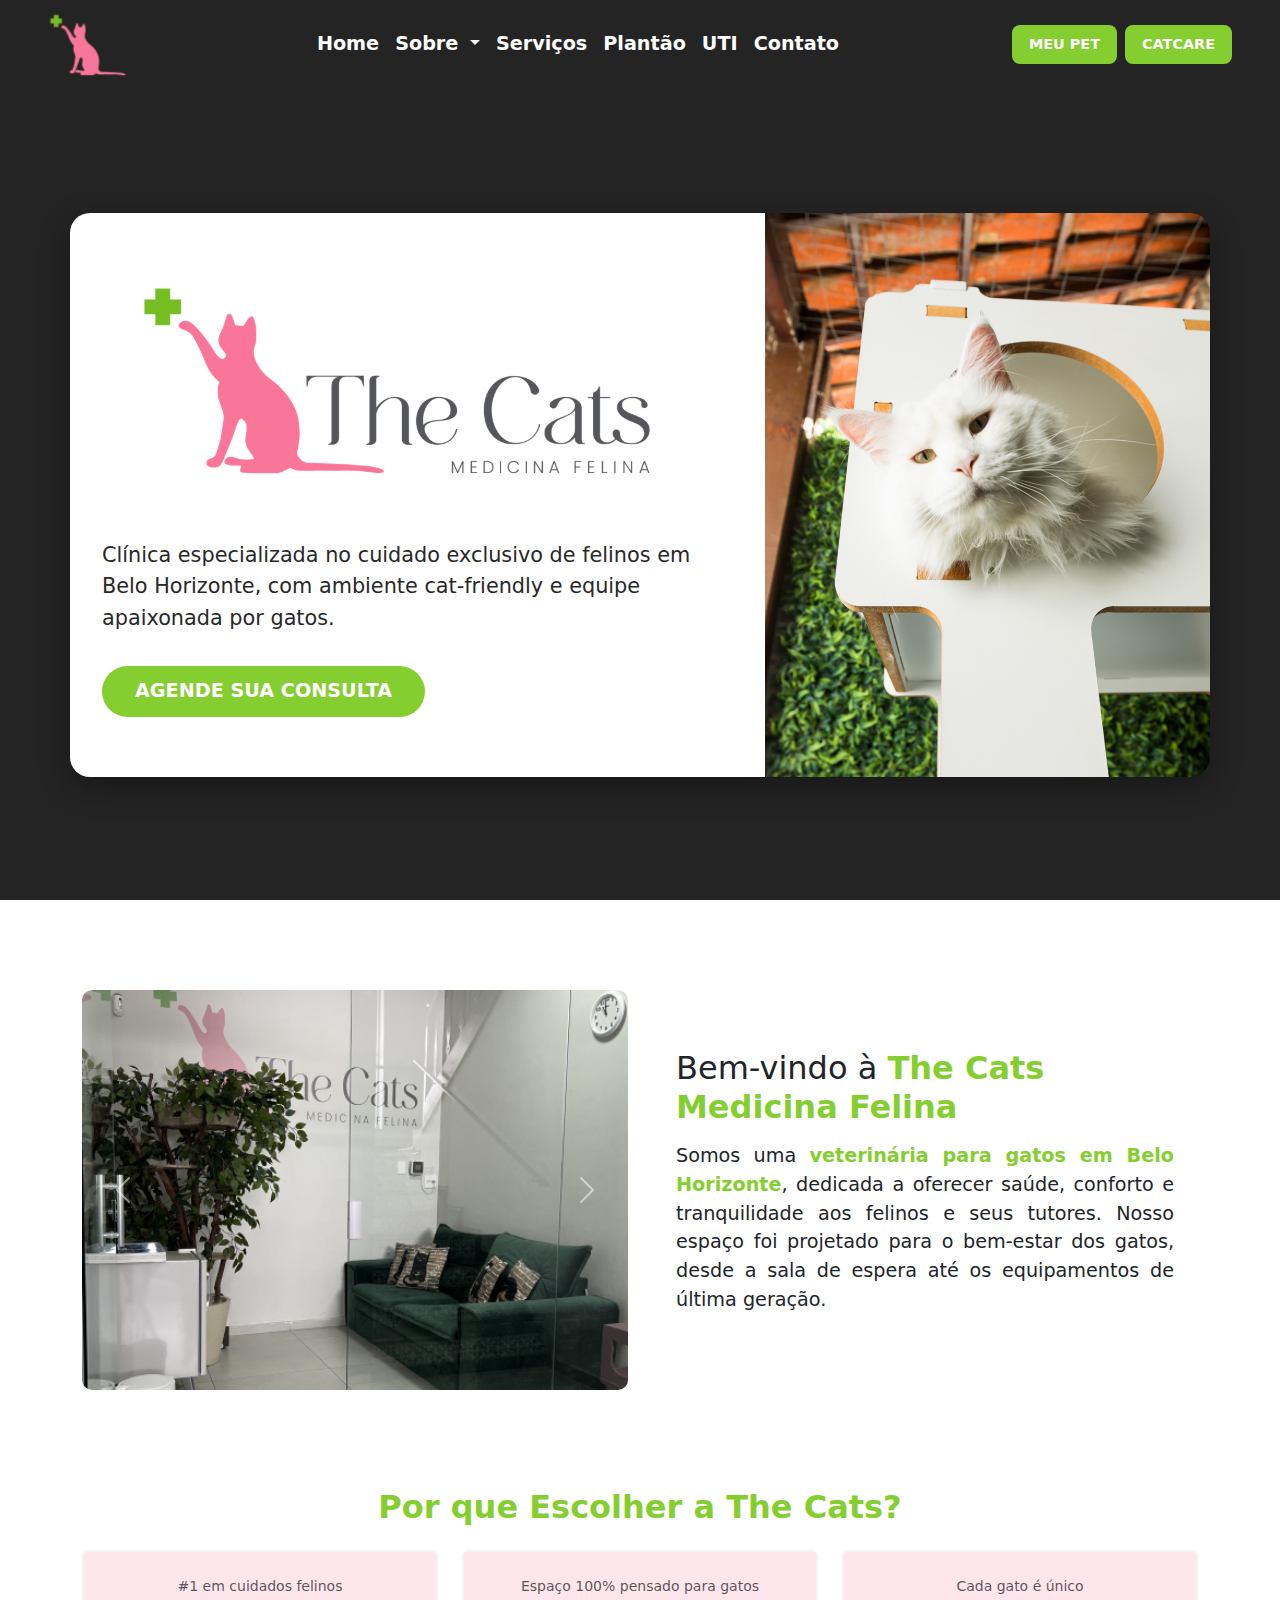
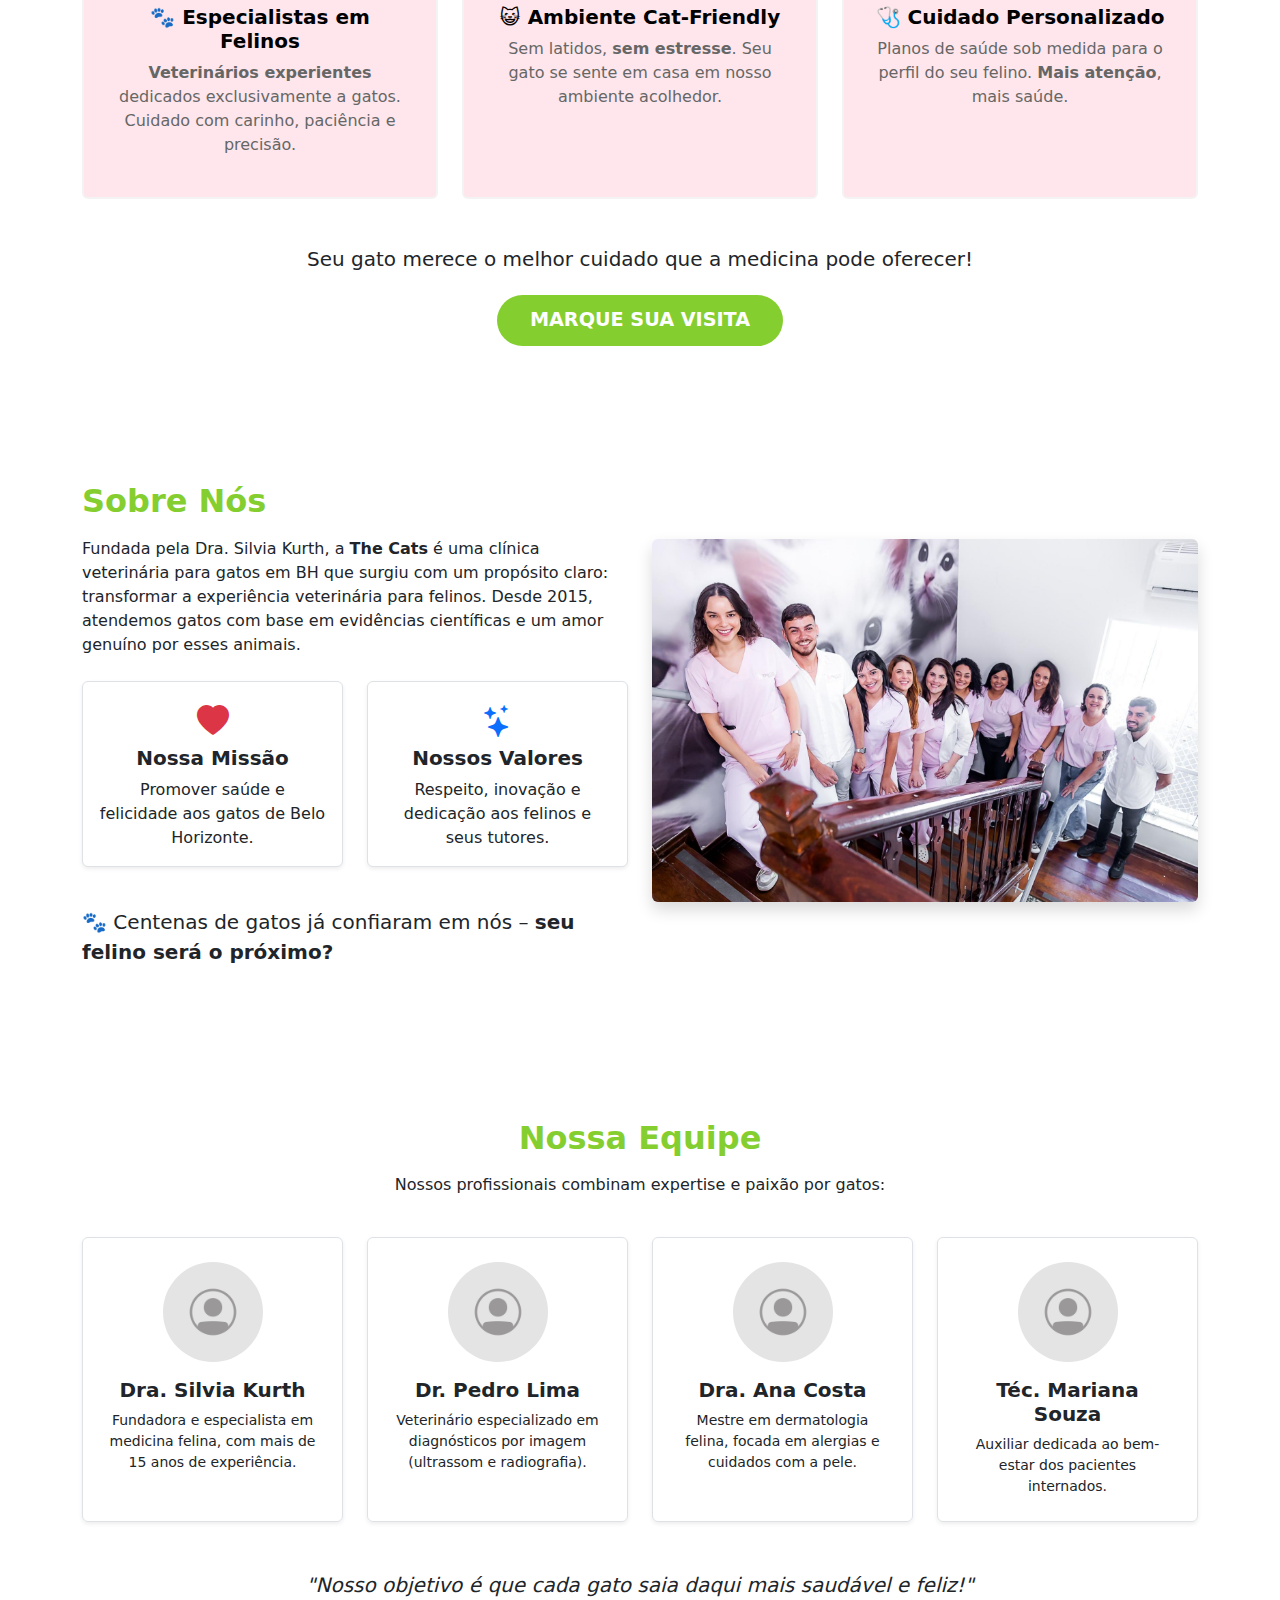
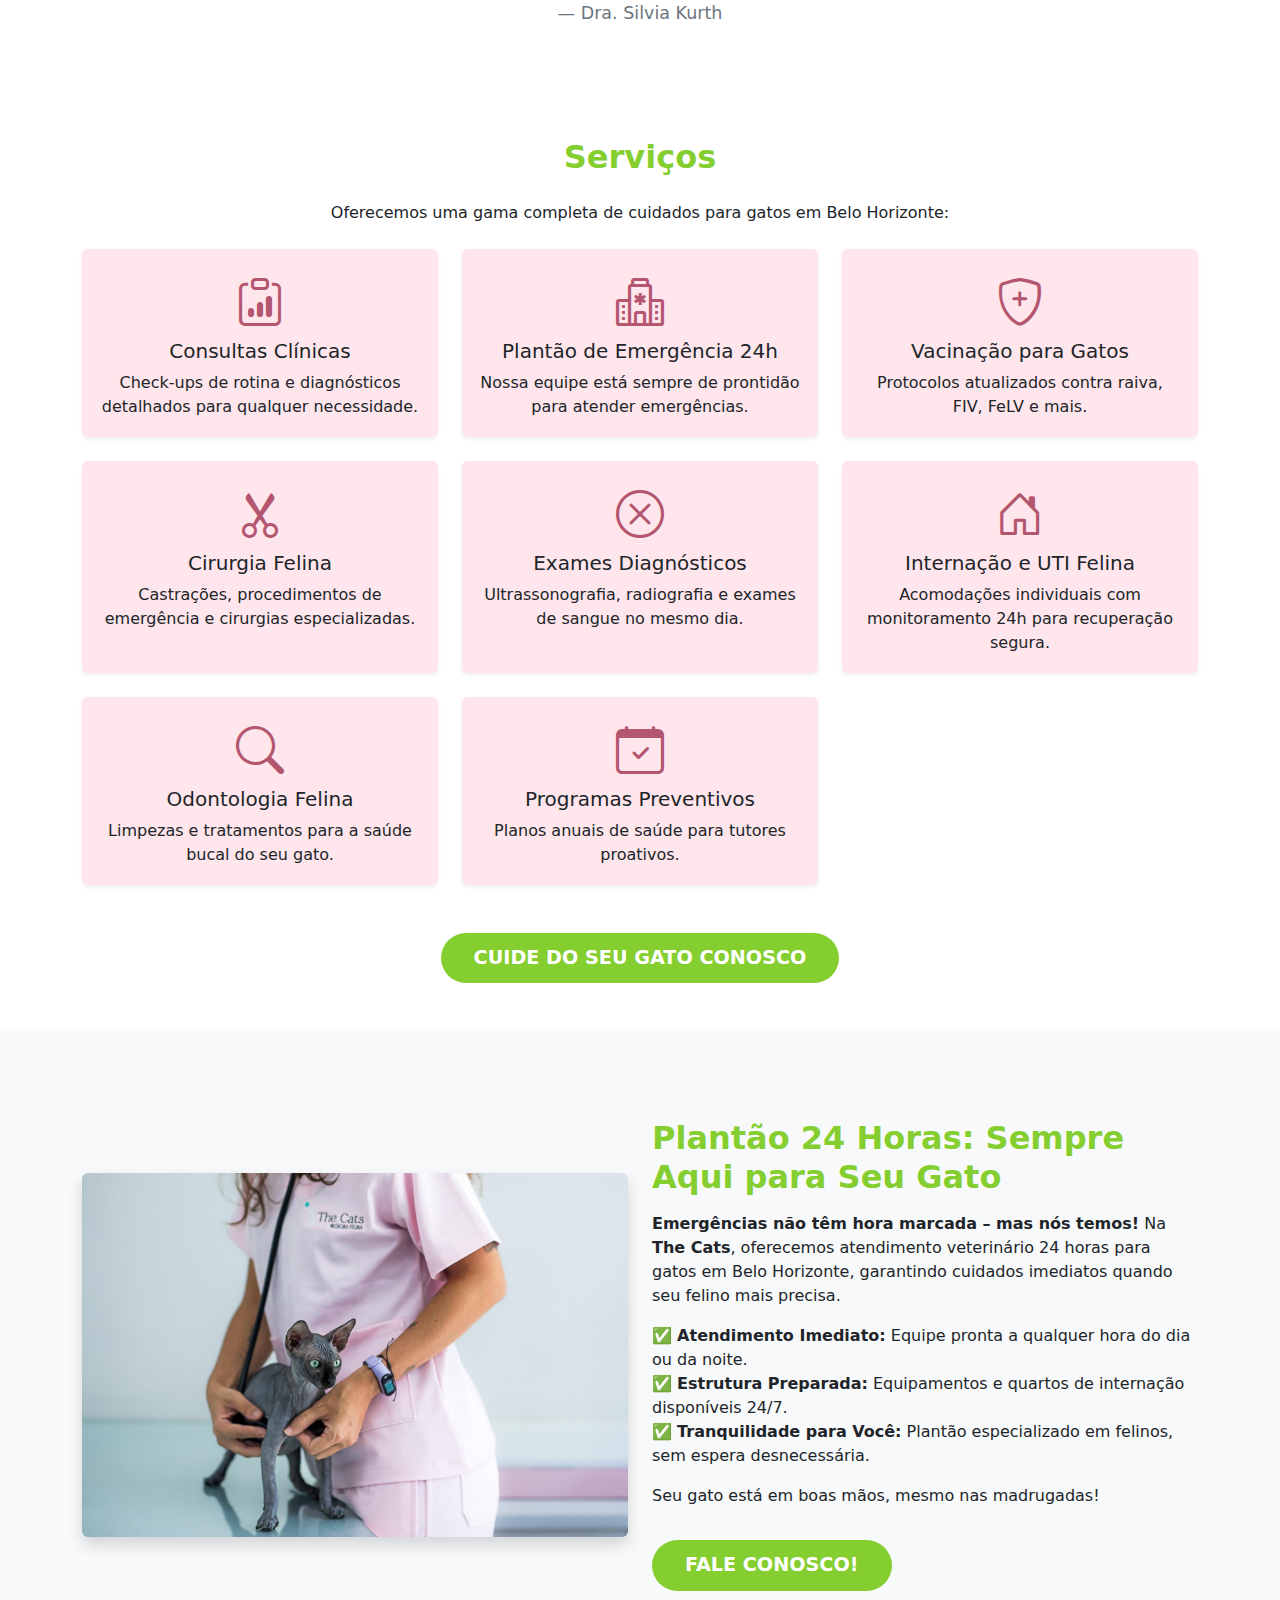
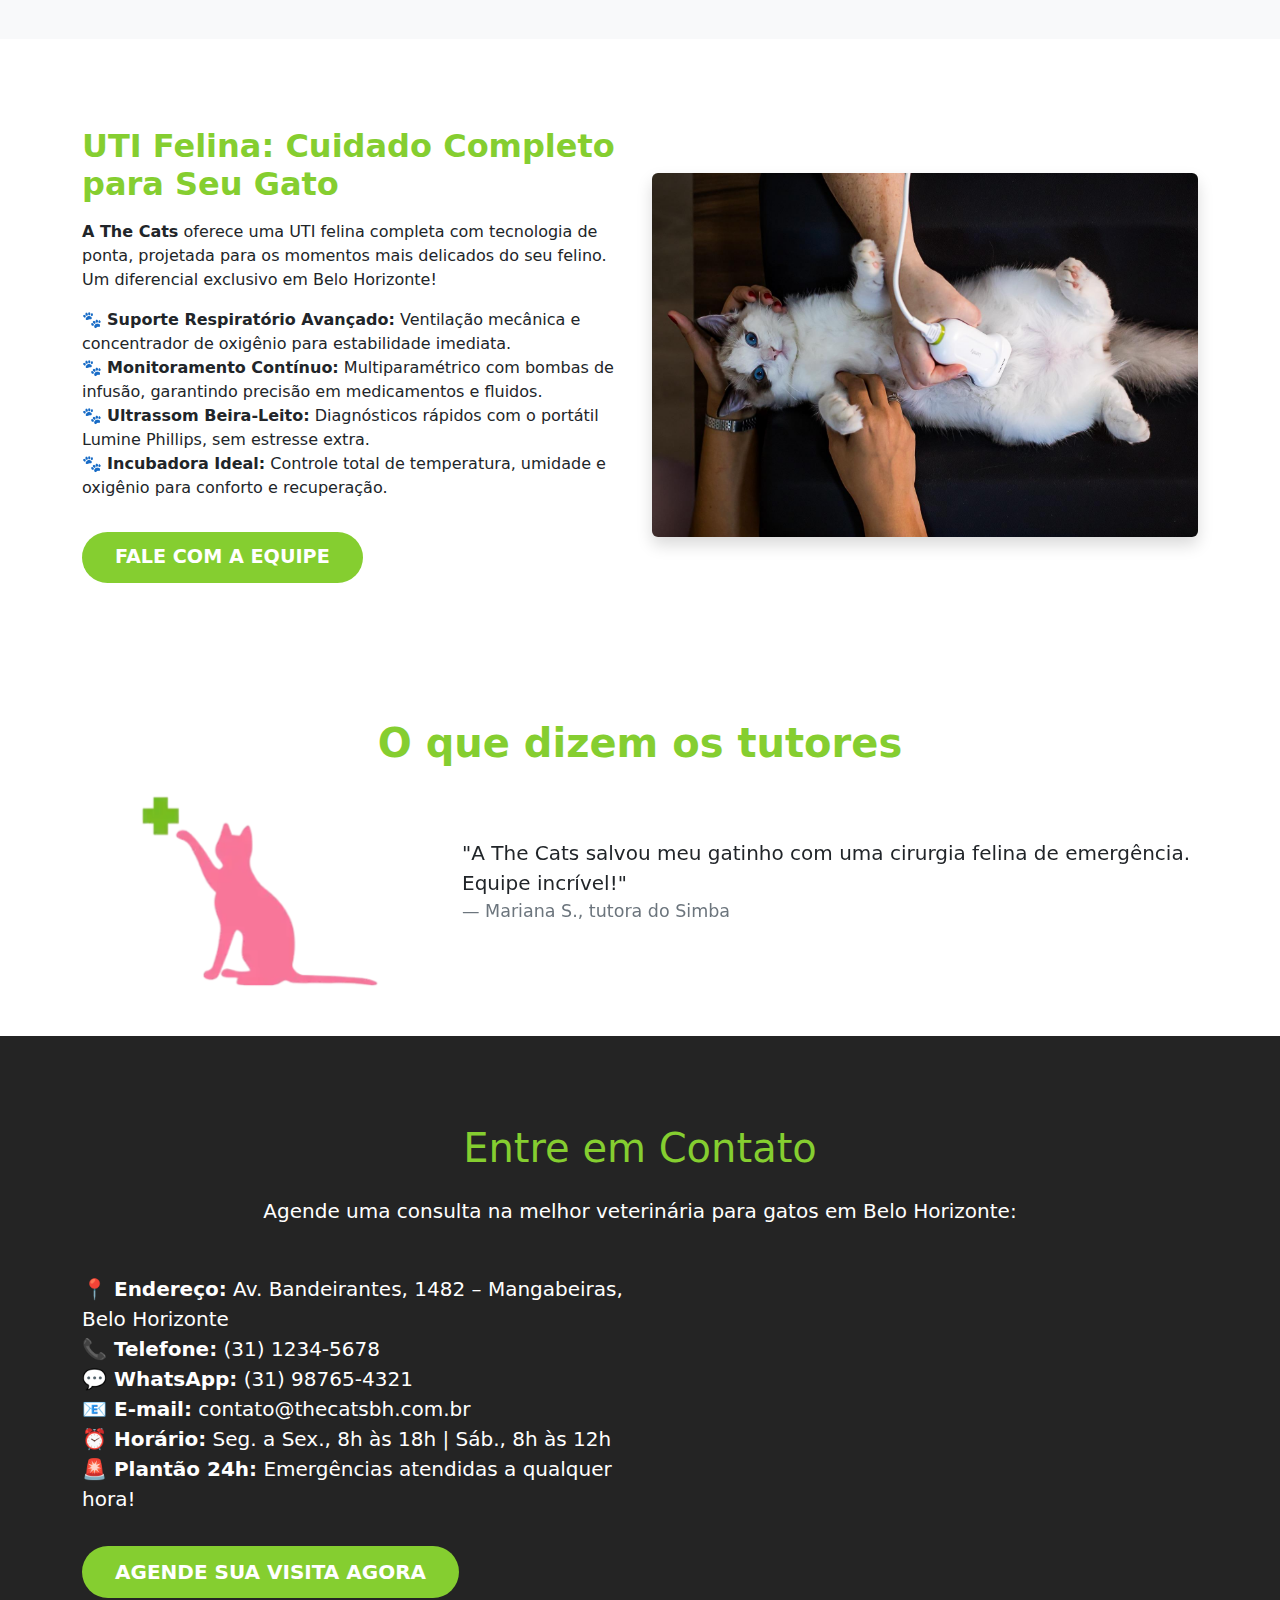
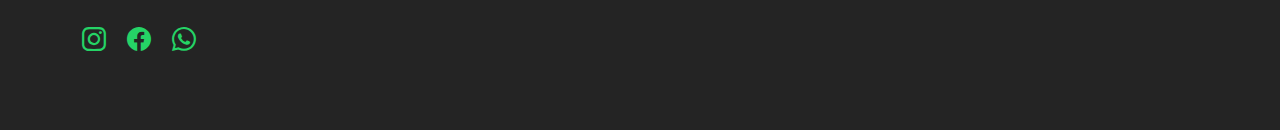
<file: index.html>
<!DOCTYPE html>
<html lang="pt-br">
<head>
    <meta charset="UTF-8">
    <meta name="viewport" content="width=device-width, initial-scale=1.0">
    <title>The Cats</title>
    <link rel="stylesheet" href="assets/bootstrap.min.css">
    <link rel="stylesheet" href="assets/custom.css">
    <link href="https://cdn.jsdelivr.net/npm/bootstrap-icons/font/bootstrap-icons.css" rel="stylesheet">

</head>
<body>
  <nav class="navbar navbar-expand-lg fixed-top">
    <div class="container-fluid px-5 custom-width-nav">
      
      <!-- Logo à esquerda -->
      <a class="navbar-brand" href="#">
        <img src="assets/img/logo-nav.svg" alt="Logo The Cats">
      </a>
  
      <!-- Botão do menu mobile -->
      <button class="navbar-toggler" type="button" data-bs-toggle="collapse" data-bs-target="#navbarSupportedContent"
        aria-controls="navbarSupportedContent" aria-expanded="false" aria-label="Toggle navigation">
        <span class="navbar-toggler-icon"></span>
      </button>
  
      <!-- Centro e direita -->
      <div class="collapse navbar-collapse justify-content-between" id="navbarSupportedContent">
  
        <!-- Links centralizados -->
        <ul class="navbar-nav mx-auto mb-2 mb-lg-0">
          <li class="nav-item">
            <a class="nav-link" aria-current="page" href="#">Home</a>
          </li>
          <li class="nav-item dropdown">
            <a class="nav-link dropdown-toggle" href="#" role="button" data-bs-toggle="dropdown" aria-expanded="false">
              Sobre
            </a>
            <ul class="dropdown-menu">
              <li><a class="dropdown-item" href="#wcu">Por que escolher a The Cats?</a></li>
              <li><a class="dropdown-item" href="#sobre-nos">Sobre nós</a></li>
              <li><a class="dropdown-item" href="#equipe">Equipe</a></li>
            </ul>
          </li>
          <li class="nav-item">
            <a class="nav-link" href="#services">Serviços</a>
          </li>
          <li class="nav-item">
            <a class="nav-link" href="#plantao">Plantão</a>
          </li>
          <li class="nav-item">
            <a class="nav-link" href="#uti">UTI</a>
          </li>

          <li class="nav-item">
            <a class="nav-link" href="#contato">Contato</a>
          </li>

        </ul>
  
        <!-- Botões à direita -->
        <div class="d-flex flex-column flex-lg-row gap-2 right-btns">
          <a href="https://meu.simplespet.com.br/#/access/login?a=silvia-kurth" target="_blank" class="btn pet-btn">Meu Pet</a>
          <a href="#" class="btn plan-btn">CatCare</a>
        </div>
        
  
      </div>
    </div>
  </nav>

<!-- Hero Section -->
  <section class="hero">
      <div class="container hero-container">
          <div class="row align-items-center">
              <div class="col-md-12 mx-auto
              ">
              <div class="hero-text">
                  <div class="logo-hero">
                      <img src="assets/img/logo-hero.svg" alt="">
                  </div>
                  <p class="lead">Clínica especializada no cuidado exclusivo de felinos em Belo Horizonte, com ambiente cat-friendly e equipe apaixonada por gatos.</p>
                  <a href="#" class="btn mt-3">Agende Sua Consulta</a>
              </div>
              </div>
          </div>
      </div>
  </section>

  <section class="welcome">
    <div class="container">
      <div class="row align-items-center">
  
        <!-- Carrossel à esquerda -->
        <div class="col-md-6 mb-4 mb-md-0">
          <div id="carouselExample" class="carousel slide" data-bs-ride="carousel">
            <div class="carousel-inner">
              <div class="carousel-item active">
                <img src="assets/img/Frame 4.png" class="d-block w-100 carousel-img" alt="Slide 1">
              </div>
              <div class="carousel-item">
                <img src="assets/img/Frame 5.png" class="d-block w-100 carousel-img" alt="Slide 2">
              </div>
            </div>
  
            <!-- Botões de controle -->
            <button class="carousel-control-prev" type="button" data-bs-target="#carouselExample" data-bs-slide="prev">
              <span class="carousel-control-prev-icon" aria-hidden="true"></span>
              <span class="visually-hidden">Anterior</span>
            </button>
            <button class="carousel-control-next" type="button" data-bs-target="#carouselExample" data-bs-slide="next">
              <span class="carousel-control-next-icon" aria-hidden="true"></span>
              <span class="visually-hidden">Próximo</span>
            </button>
          </div>
        </div>
  
        <!-- Texto à direita -->
        <div class="col-md-6">
          <div class="text-box p-4">
            <h2 class="mb-3">Bem-vindo à <strong>The Cats Medicina Felina</strong></h2>
            <p>Somos uma <strong>veterinária para gatos em Belo Horizonte</strong>, dedicada a oferecer saúde, conforto e tranquilidade aos felinos e seus tutores. Nosso espaço foi projetado para o bem-estar dos gatos, desde a sala de espera até os equipamentos de última geração.</p>
          </div>
        </div>
      </div>
    </div>
  </section>
  
  

  <div class="section-wcu" id="wcu">
    <div class="container py-5">
      <h2 class="text-center mb-4 custom-heading">Por que Escolher a The Cats?</h2>
      <div class="row g-4">
  
        <div class="col-md-4">
          <div class="p-4 rounded card-hover h-100 text-center bg-felino">
            <small class="text-muted d-block mb-2">#1 em cuidados felinos</small>
            <h5 class="fw-bold text-cat">🐾 Especialistas em Felinos</h5>
            <p><strong>Veterinários experientes</strong> dedicados exclusivamente a gatos. Cuidado com carinho, paciência e precisão.</p>
          </div>
        </div>
  
        <div class="col-md-4">
          <div class="p-4 rounded card-hover h-100 text-center bg-felino">
            <small class="text-muted d-block mb-2">Espaço 100% pensado para gatos</small>
            <h5 class="fw-bold text-cat">😺 Ambiente Cat-Friendly</h5>
            <p>Sem latidos, <strong>sem estresse</strong>. Seu gato se sente em casa em nosso ambiente acolhedor.</p>
          </div>
        </div>
  
        <div class="col-md-4">
          <div class="p-4 rounded card-hover h-100 text-center bg-felino">
            <small class="text-muted d-block mb-2">Cada gato é único</small>
            <h5 class="fw-bold text-cat">🩺 Cuidado Personalizado</h5>
            <p>Planos de saúde sob medida para o perfil do seu felino. <strong>Mais atenção</strong>, mais saúde.</p>
          </div>
        </div>
  
      </div>
  
      <!-- CTA Final -->
      <div class="text-center mt-5">
        <h5 class="mb-4">Seu gato merece o melhor cuidado que a medicina pode oferecer!</h5>
        <a href="#agendamento" class="btn">Marque Sua Visita</a>
      </div>
  
    </div>
  </div>
    
  <section class="py-5" id="sobre-nos">
    <div class="container">
      <div class="row align-items-center">
        
        <!-- Imagem acima no mobile e à direita no desktop -->
        <div class="col-lg-6 order-1 order-lg-2 text-center mb-4">
          <img src="assets/img/equipe1.jpeg" alt="Gato sendo atendido na clínica" class="img-fluid rounded shadow">
        </div>
  
        <!-- Texto abaixo no mobile e à esquerda no desktop -->
        <div class="col-lg-6 order-2 order-lg-1">
          <h2 class="fw-bold custom-heading">Sobre Nós</h2>
          <p class="mt-3">
            Fundada pela Dra. Silvia Kurth, a <strong>The Cats</strong> é uma clínica veterinária para gatos em BH que surgiu com um propósito claro: transformar a experiência veterinária para felinos. Desde 2015, atendemos gatos com base em evidências científicas e um amor genuíno por esses animais.
          </p>
  
          <div class="row mt-4">
            <div class="col-md-6 mb-4">
              <div class="p-3 border rounded shadow-sm bg-white h-100 text-center">
                <i class="bi bi-heart-fill text-danger fs-2 mb-2"></i>
                <h5 class="fw-bold">Nossa Missão</h5>
                <p class="mb-0">Promover saúde e felicidade aos gatos de Belo Horizonte.</p>
              </div>
            </div>
            <div class="col-md-6 mb-4">
              <div class="p-3 border rounded shadow-sm bg-white h-100 text-center">
                <i class="bi bi-stars text-primary fs-2 mb-2"></i>
                <h5 class="fw-bold">Nossos Valores</h5>
                <p class="mb-0">Respeito, inovação e dedicação aos felinos e seus tutores.</p>
              </div>
            </div>
          </div>
  
          <p class="fs-5 fw-medium mt-3 text-center text-md-start">
            🐾 Centenas de gatos já confiaram em nós – <strong>seu felino será o próximo?</strong>
          </p>
        </div>
  
      </div>
    </div>
  </section>
  
  

  <section class="py-5 bg-white" id="equipe">
    <div class="container">
      <div class="row justify-content-center text-center mb-4">
        <div class="col-lg-8">
          <h2 class="custom-heading">Nossa Equipe</h2>
          <p class="mt-3">
            Nossos profissionais combinam expertise e paixão por gatos:
          </p>
        </div>
      </div>
  
      <div class="row gy-4">
        <!-- Dra. Silvia Kurth -->
        <div class="col-md-6 col-lg-3">
          <div class="p-4 border rounded h-100 shadow-sm text-center">
            <img src="assets/img/placeholder.png" alt="Dra. Silvia Kurth" class="rounded-circle mb-3" width="100" height="100">
            <h5 class="fw-bold">Dra. Silvia Kurth</h5>
            <p class="small mb-0">Fundadora e especialista em medicina felina, com mais de 15 anos de experiência.</p>
          </div>
        </div>
  
        <!-- Dr. Pedro Lima -->
        <div class="col-md-6 col-lg-3">
          <div class="p-4 border rounded h-100 shadow-sm text-center">
            <img src="assets/img/placeholder.png" alt="Dr. Pedro Lima" class="rounded-circle mb-3" width="100" height="100">
            <h5 class="fw-bold">Dr. Pedro Lima</h5>
            <p class="small mb-0">Veterinário especializado em diagnósticos por imagem (ultrassom e radiografia).</p>
          </div>
        </div>
  
        <!-- Dra. Ana Costa -->
        <div class="col-md-6 col-lg-3">
          <div class="p-4 border rounded h-100 shadow-sm text-center">
            <img src="assets/img/placeholder.png"alt="Dra. Ana Costa" class="rounded-circle mb-3" width="100" height="100">
            <h5 class="fw-bold">Dra. Ana Costa</h5>
            <p class="small mb-0">Mestre em dermatologia felina, focada em alergias e cuidados com a pele.</p>
          </div>
        </div>
  
        <!-- Téc. Mariana Souza -->
        <div class="col-md-6 col-lg-3">
          <div class="p-4 border rounded h-100 shadow-sm text-center">
            <img src="assets/img/placeholder.png" alt="Téc. Mariana Souza" class="rounded-circle mb-3" width="100" height="100">
            <h5 class="fw-bold">Téc. Mariana Souza</h5>
            <p class="small mb-0">Auxiliar dedicada ao bem-estar dos pacientes internados.</p>
          </div>
        </div>
      </div>
  
      <div class="row justify-content-center mt-5">
        <div class="col-lg-8 text-center">
          <blockquote class="blockquote">
            <p class="fs-5 fst-italic">"Nosso objetivo é que cada gato saia daqui mais saudável e feliz!"</p>
            <footer class="blockquote-footer">Dra. Silvia Kurth</footer>
          </blockquote>
        </div>
      </div>
    </div>
  </section>

  <section id="services" class="container py-5">

    <h2 class="text-center mb-4 custom-heading">Serviços</h2>
    <p class="text-center mb-4">Oferecemos uma gama completa de cuidados para gatos em Belo Horizonte:</p>
  
    <div class="row row-cols-1 row-cols-md-2 row-cols-lg-3 g-4">
      <div class="col">
        <div class="card shadow-sm h-100 card-custom-bg">
          <div class="card-body text-center">
            <i class="bi bi-clipboard-data fa-3x mb-3"></i>
            <h5 class="card-title">Consultas Clínicas</h5>
            <p class="card-text">Check-ups de rotina e diagnósticos detalhados para qualquer necessidade.</p>
          </div>
        </div>
      </div>
  
      <div class="col">
        <div class="card shadow-sm h-100 card-custom-bg">
          <div class="card-body text-center">
            <i class="bi bi-hospital fa-3x mb-3"></i>
            <h5 class="card-title">Plantão de Emergência 24h</h5>
            <p class="card-text">Nossa equipe está sempre de prontidão para atender emergências.</p>
          </div>
        </div>
      </div>
  
      <div class="col">
        <div class="card shadow-sm h-100 card-custom-bg">
          <div class="card-body text-center">
            <i class="bi bi-shield-plus fa-3x mb-3"></i>
            <h5 class="card-title">Vacinação para Gatos</h5>
            <p class="card-text">Protocolos atualizados contra raiva, FIV, FeLV e mais.</p>
          </div>
        </div>
      </div>
  
      <div class="col">
        <div class="card shadow-sm h-100 card-custom-bg">
          <div class="card-body text-center">
            <i class="bi bi-scissors fa-3x mb-3"></i>
            <h5 class="card-title">Cirurgia Felina</h5>
            <p class="card-text">Castrações, procedimentos de emergência e cirurgias especializadas.</p>
          </div>
        </div>
      </div>
  
      <div class="col">
        <div class="card shadow-sm h-100 card-custom-bg">
          <div class="card-body text-center">
            <i class="bi bi-x-circle fa-3x mb-3"></i>
            <h5 class="card-title">Exames Diagnósticos</h5>
            <p class="card-text">Ultrassonografia, radiografia e exames de sangue no mesmo dia.</p>
          </div>
        </div>
      </div>
  
      <div class="col">
        <div class="card shadow-sm h-100 card-custom-bg">
          <div class="card-body text-center">
            <i class="bi bi-house-door fa-3x mb-3"></i>
            <h5 class="card-title">Internação e UTI Felina</h5>
            <p class="card-text">Acomodações individuais com monitoramento 24h para recuperação segura.</p>
          </div>
        </div>
      </div>
  
      <div class="col">
        <div class="card shadow-sm h-100 card-custom-bg">
          <div class="card-body text-center">
            <i class="bi bi-search fa-3x mb-3"></i>
            <h5 class="card-title">Odontologia Felina</h5>
            <p class="card-text">Limpezas e tratamentos para a saúde bucal do seu gato.</p>
          </div>
        </div>
      </div>
  
      <div class="col">
        <div class="card shadow-sm h-100 card-custom-bg">
          <div class="card-body text-center">
            <i class="bi bi-calendar-check fa-3x mb-3"></i>
            <h5 class="card-title">Programas Preventivos</h5>
            <p class="card-text">Planos anuais de saúde para tutores proativos.</p>
          </div>
        </div>
      </div>
    </div>
    
    <!-- CTA -->
    <div class="text-center mt-5">
      <a href="#contato" class="btn">Cuide do Seu Gato Conosco</a>
    </div>
  </section>

  <section class="py-5 bg-light" id="plantao">
    <div class="container">
      <div class="row align-items-center">
        
        <!-- Imagem à esquerda -->
        <div class="col-md-6 mb-4 mb-md-0">
          <img src="assets/img/cat1.jpeg" alt="Veterinário cuidando de gato" class="img-fluid rounded shadow">
        </div>
  
        <!-- Conteúdo à direita -->
        <div class="col-md-6">
          <h2 class="custom-heading mb-3">Plantão 24 Horas: Sempre Aqui para Seu Gato</h2>
          <p><strong>Emergências não têm hora marcada – mas nós temos!</strong> Na <strong>The Cats</strong>, oferecemos atendimento veterinário 24 horas para gatos em Belo Horizonte, garantindo cuidados imediatos quando seu felino mais precisa.</p>
          <ul class="list-unstyled">
            <li>✅ <strong>Atendimento Imediato:</strong> Equipe pronta a qualquer hora do dia ou da noite.</li>
            <li>✅ <strong>Estrutura Preparada:</strong> Equipamentos e quartos de internação disponíveis 24/7.</li>
            <li>✅ <strong>Tranquilidade para Você:</strong> Plantão especializado em felinos, sem espera desnecessária.</li>
          </ul>
          <p class="mt-3">Seu gato está em boas mãos, mesmo nas madrugadas!</p>
          <a href="https://wa.me/553112345678" class="btn mt-3" target="_blank">
            Fale conosco!
          </a>
        </div>
        
      </div>
    </div>
  </section>

<section class="py-5 bg-white" id="uti">
  <div class="container">
    <div class="row align-items-center">

      <!-- Imagem: aparece primeiro no mobile, segundo no desktop -->
      <div class="col-md-6 mb-4 mb-md-0 order-1 order-md-2">
        <img src="assets/img/cat3.jpeg" alt="UTI veterinária para gatos" class="img-fluid rounded shadow">
      </div>

      <!-- Texto: aparece depois no mobile, primeiro no desktop -->
      <div class="col-md-6 order-2 order-md-1">
        <h2 class="custom-heading mb-3">UTI Felina: Cuidado Completo para Seu Gato</h2>
        <p><strong>A The Cats</strong> oferece uma UTI felina completa com tecnologia de ponta, projetada para os momentos mais delicados do seu felino. Um diferencial exclusivo em Belo Horizonte!</p>
        <ul class="list-unstyled">
          <li>🐾 <strong>Suporte Respiratório Avançado:</strong> Ventilação mecânica e concentrador de oxigênio para estabilidade imediata.</li>
          <li>🐾 <strong>Monitoramento Contínuo:</strong> Multiparamétrico com bombas de infusão, garantindo precisão em medicamentos e fluidos.</li>
          <li>🐾 <strong>Ultrassom Beira-Leito:</strong> Diagnósticos rápidos com o portátil Lumine Phillips, sem estresse extra.</li>
          <li>🐾 <strong>Incubadora Ideal:</strong> Controle total de temperatura, umidade e oxigênio para conforto e recuperação.</li>
        </ul>
        <a href="#" class="btn mt-3" target="_blank">
          Fale com a Equipe
        </a>
      </div>

    </div>
  </div>
</section>

  
  

  <section class="container my-5" id="tutores">
    <h2 class="text-center mb-4 fs-1 custom-heading">O que dizem os tutores</h2>
  
    <div id="testimonialCarousel" class="carousel slide" data-bs-ride="carousel">
      <div class="carousel-inner">
  
        <div class="carousel-item active">
          <div class="row align-items-center">
            <div class="col-md-4 text-center">
              <img src="assets/img/logo-nav.svg" class="testimonial-img img-fluid" alt="Gato Simba">
            </div>
            <div class="col-md-8">
              <blockquote class="blockquote">
                <p class="mb-3">"A The Cats salvou meu gatinho com uma cirurgia felina de emergência. Equipe incrível!"</p>
                <footer class="blockquote-footer">Mariana S., tutora do Simba</footer>
              </blockquote>
            </div>
          </div>
        </div>
  
        <div class="carousel-item">
          <div class="row align-items-center">
            <div class="col-md-4 text-center">
              <img src="assets/img/logo-nav.svg" class="testimonial-img img-fluid" alt="Gata Luna">
            </div>
            <div class="col-md-8">
              <blockquote class="blockquote">
                <p class="mb-3">"A vacinação para gatos aqui é rápida e meu gato nem percebeu!"</p>
                <footer class="blockquote-footer">João P., tutor da Luna</footer>
              </blockquote>
            </div>
          </div>
        </div>
  
        <div class="carousel-item">
          <div class="row align-items-center">
            <div class="col-md-4 text-center">
              <img src="assets/img/logo-nav.svg" class="testimonial-img img-fluid" alt="Gata Mimi">
            </div>
            <div class="col-md-8">
              <blockquote class="blockquote">
                <p class="mb-3">"O ambiente cat-friendly faz toda a diferença, meu gato fica calmo!"</p>
                <footer class="blockquote-footer">Carla M., tutora da Mimi</footer>
              </blockquote>
            </div>
          </div>
        </div>
  
      </div>
  
      <!-- Controles do carrossel -->
      <button class="carousel-control-prev" type="button" data-bs-target="#testimonialCarousel" data-bs-slide="prev">
        <span class="carousel-control-prev-icon" aria-hidden="true"></span>
        <span class="visually-hidden">Anterior</span>
      </button>
      <button class="carousel-control-next" type="button" data-bs-target="#testimonialCarousel" data-bs-slide="next">
        <span class="carousel-control-next-icon" aria-hidden="true"></span>
        <span class="visually-hidden">Próximo</span>
      </button>
  
    </div>
  </section>
  
    
    <!-- Section: Entre em Contato -->

  <section class="py-5" id="contato">
    <div class="container">
      <h2 class="text-center mb-4 fs-1" style="color: #85ce30;">Entre em Contato</h2>
      <p class="text-center mb-5 fs-5">Agende uma consulta na melhor veterinária para gatos em Belo Horizonte:</p>
  
      <div class="row mb-4">
        <div class="col-md-6">
          <ul class="list-unstyled fs-5">
            <li><strong>📍 Endereço:</strong> Av. Bandeirantes, 1482 – Mangabeiras, Belo Horizonte</li>
            <li><strong>📞 Telefone:</strong> (31) 1234-5678</li>
            <li><strong>💬 WhatsApp:</strong> (31) 98765-4321</li>
            <li><strong>📧 E-mail:</strong> contato@thecatsbh.com.br</li>
            <li><strong>⏰ Horário:</strong> Seg. a Sex., 8h às 18h | Sáb., 8h às 12h</li>
            <li><strong>🚨 Plantão 24h:</strong> Emergências atendidas a qualquer hora!</li>
          </ul>
          <a href="#agendamento" class="btn mt-3 fs-5">Agende Sua Visita Agora</a>
  
          <div class="mt-4 social-icons">
            <a href="https://instagram.com" target="_blank" class="me-3" style="text-decoration: none;">
              <i class="bi bi-instagram fs-4 icon-instagram"></i>
            </a>
            <a href="https://facebook.com" target="_blank" class="me-3" style="text-decoration: none;">
              <i class="bi bi-facebook fs-4 icon-facebook"></i>
            </a>
            <a href="https://wa.me/5531987654321" target="_blank">
              <i class="bi bi-whatsapp fs-4 icon-whatsapp"></i>
            </a>
          </div>
          
        </div>
  
        <div class="col-md-6">
          <!-- Mapa do Google -->
          <div class="ratio ratio-16x9">
            <iframe 
              src="https://www.google.com/maps?q=Av.+Bandeirantes,+1482,+Belo+Horizonte&output=embed" 
              allowfullscreen 
              loading="lazy" 
              referrerpolicy="no-referrer-when-downgrade">
            </iframe>
          </div>
        </div>
      </div>
    </div>
  </section>

  <script src="assets/bootstrap.bundle.min.js"></script>

</body>
</html>
</file>
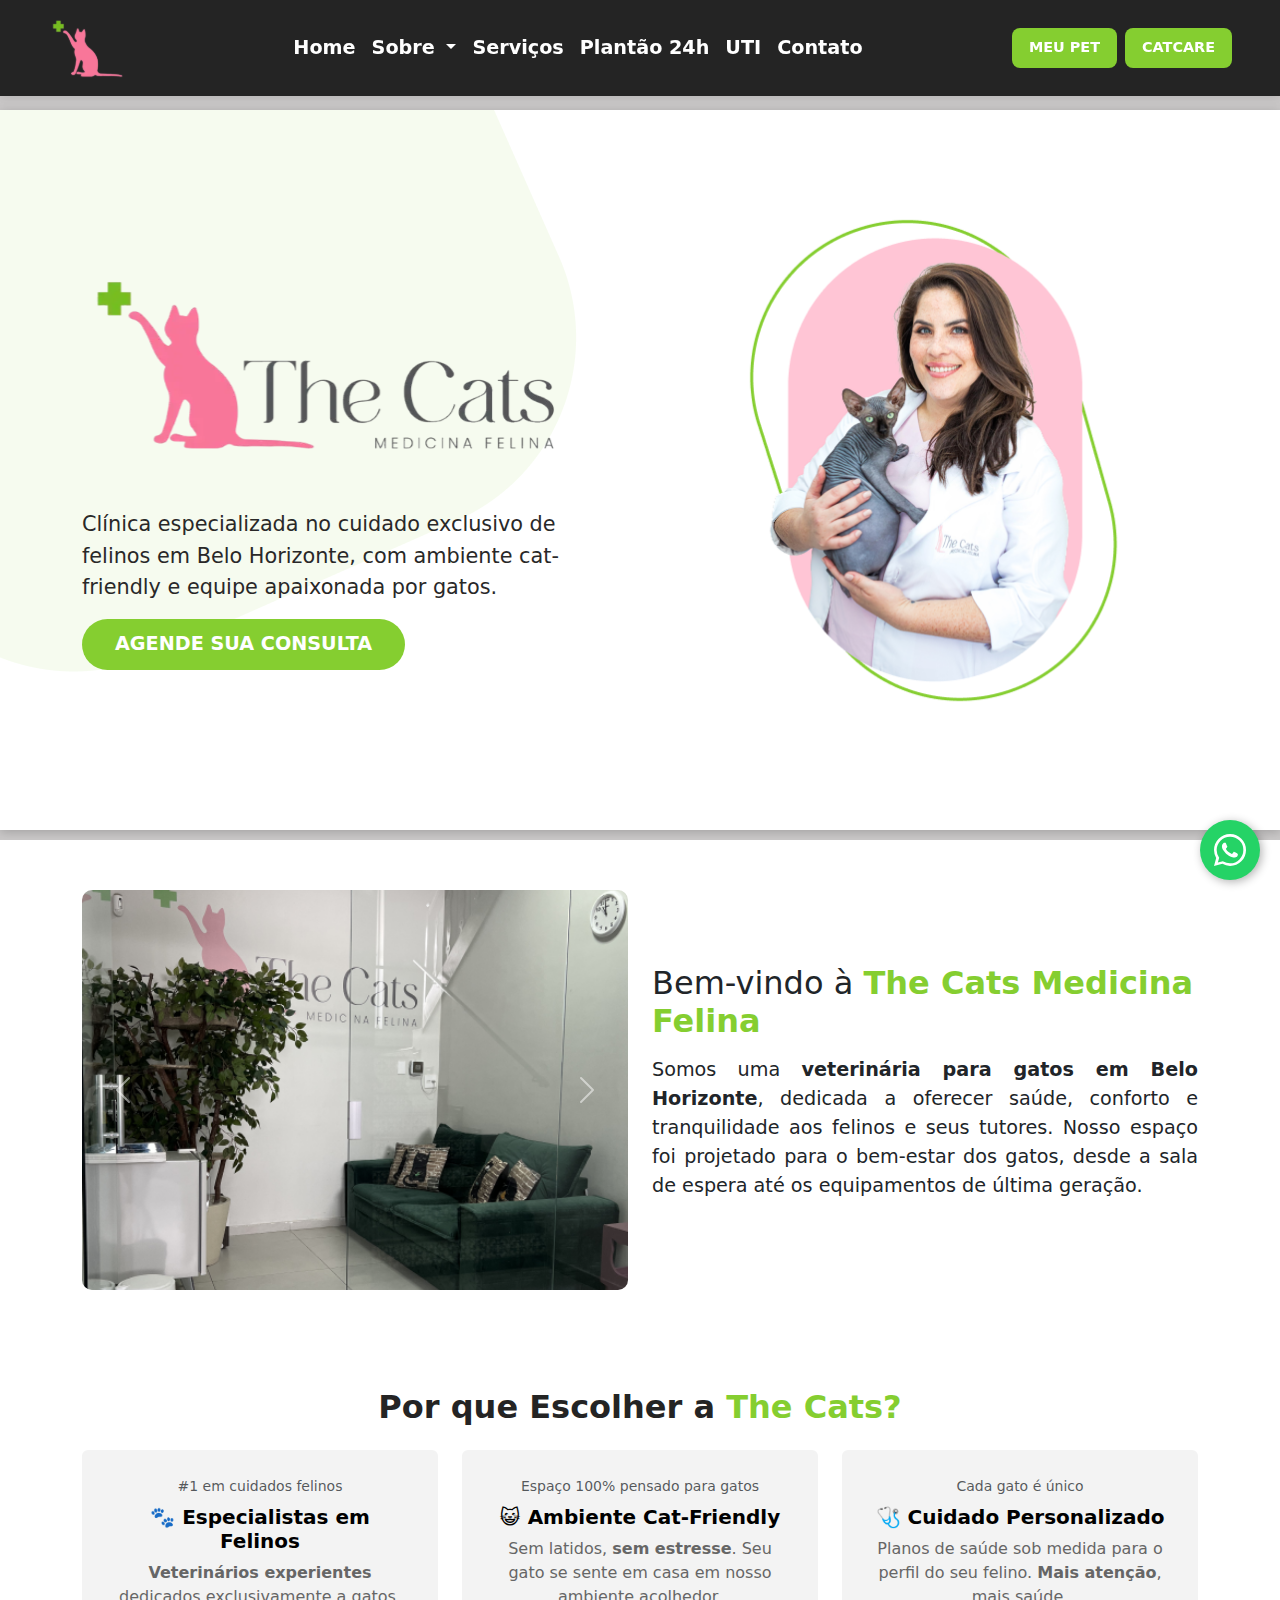
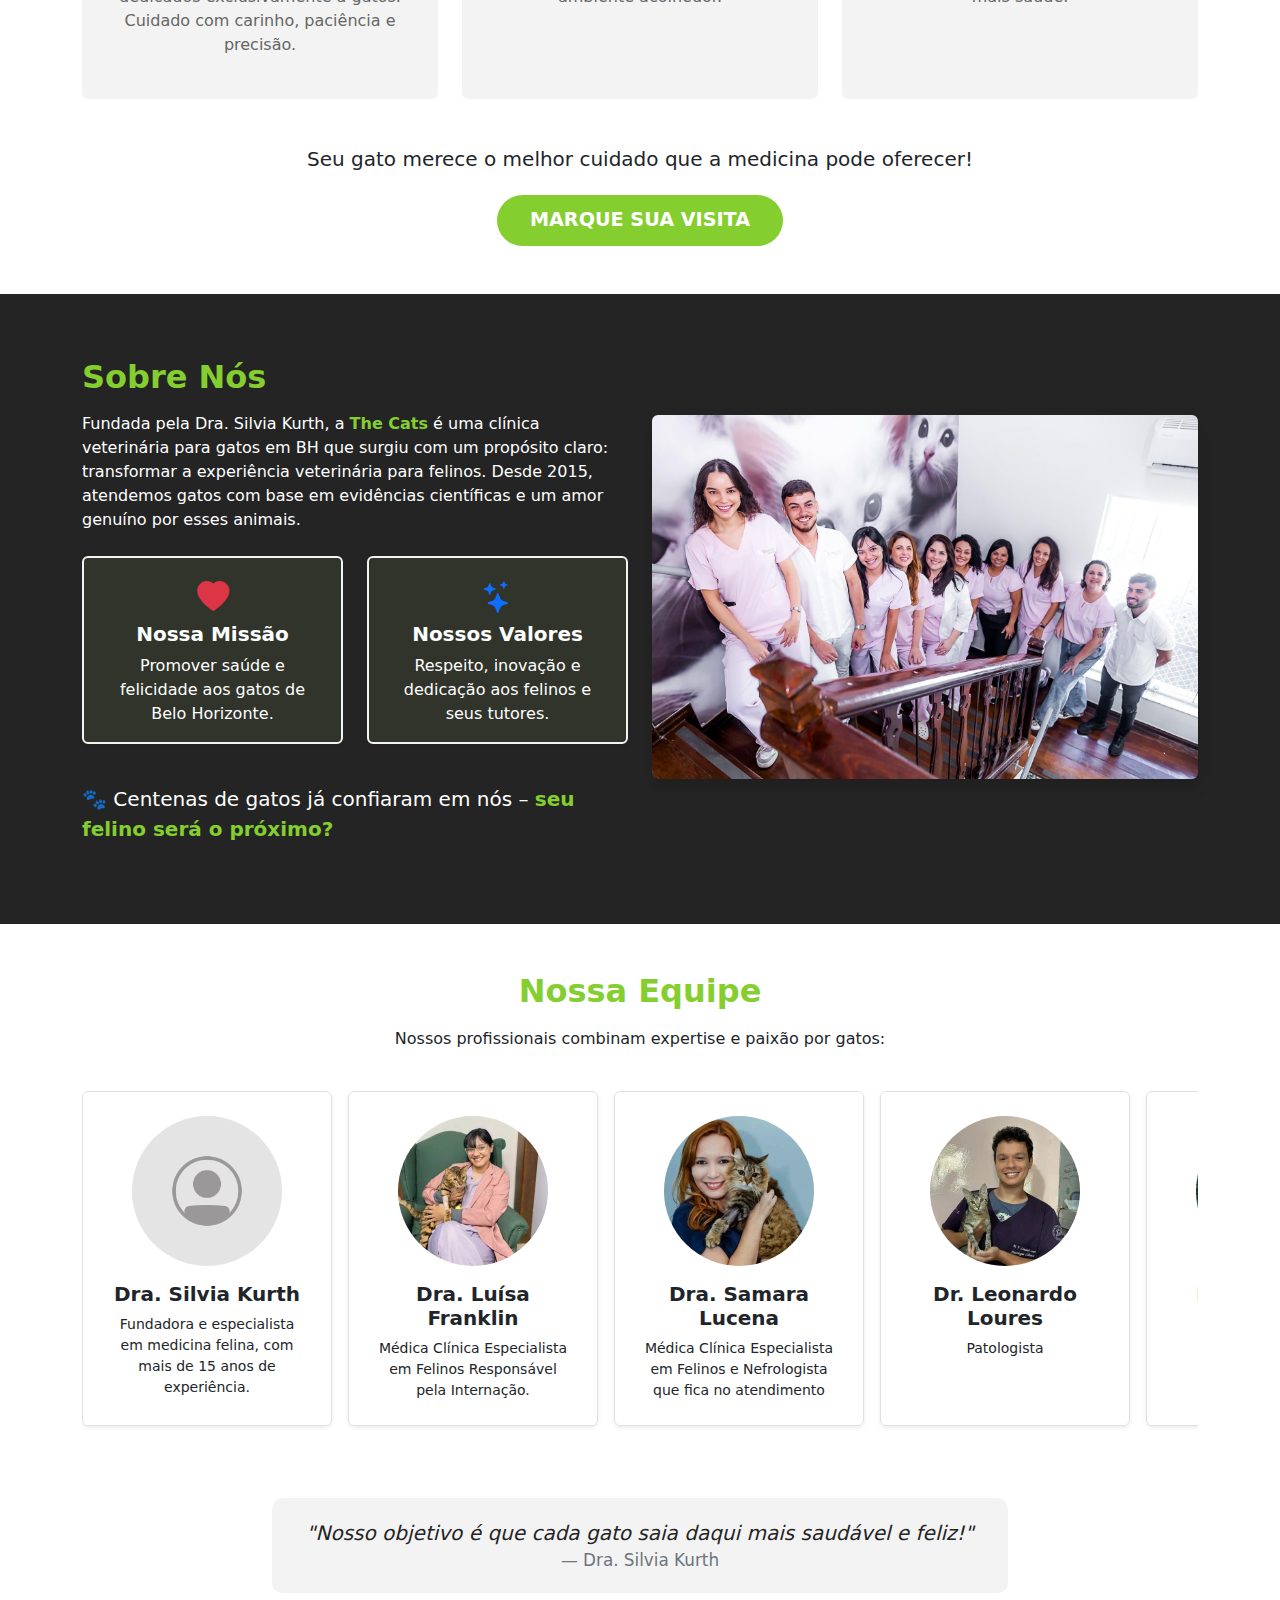
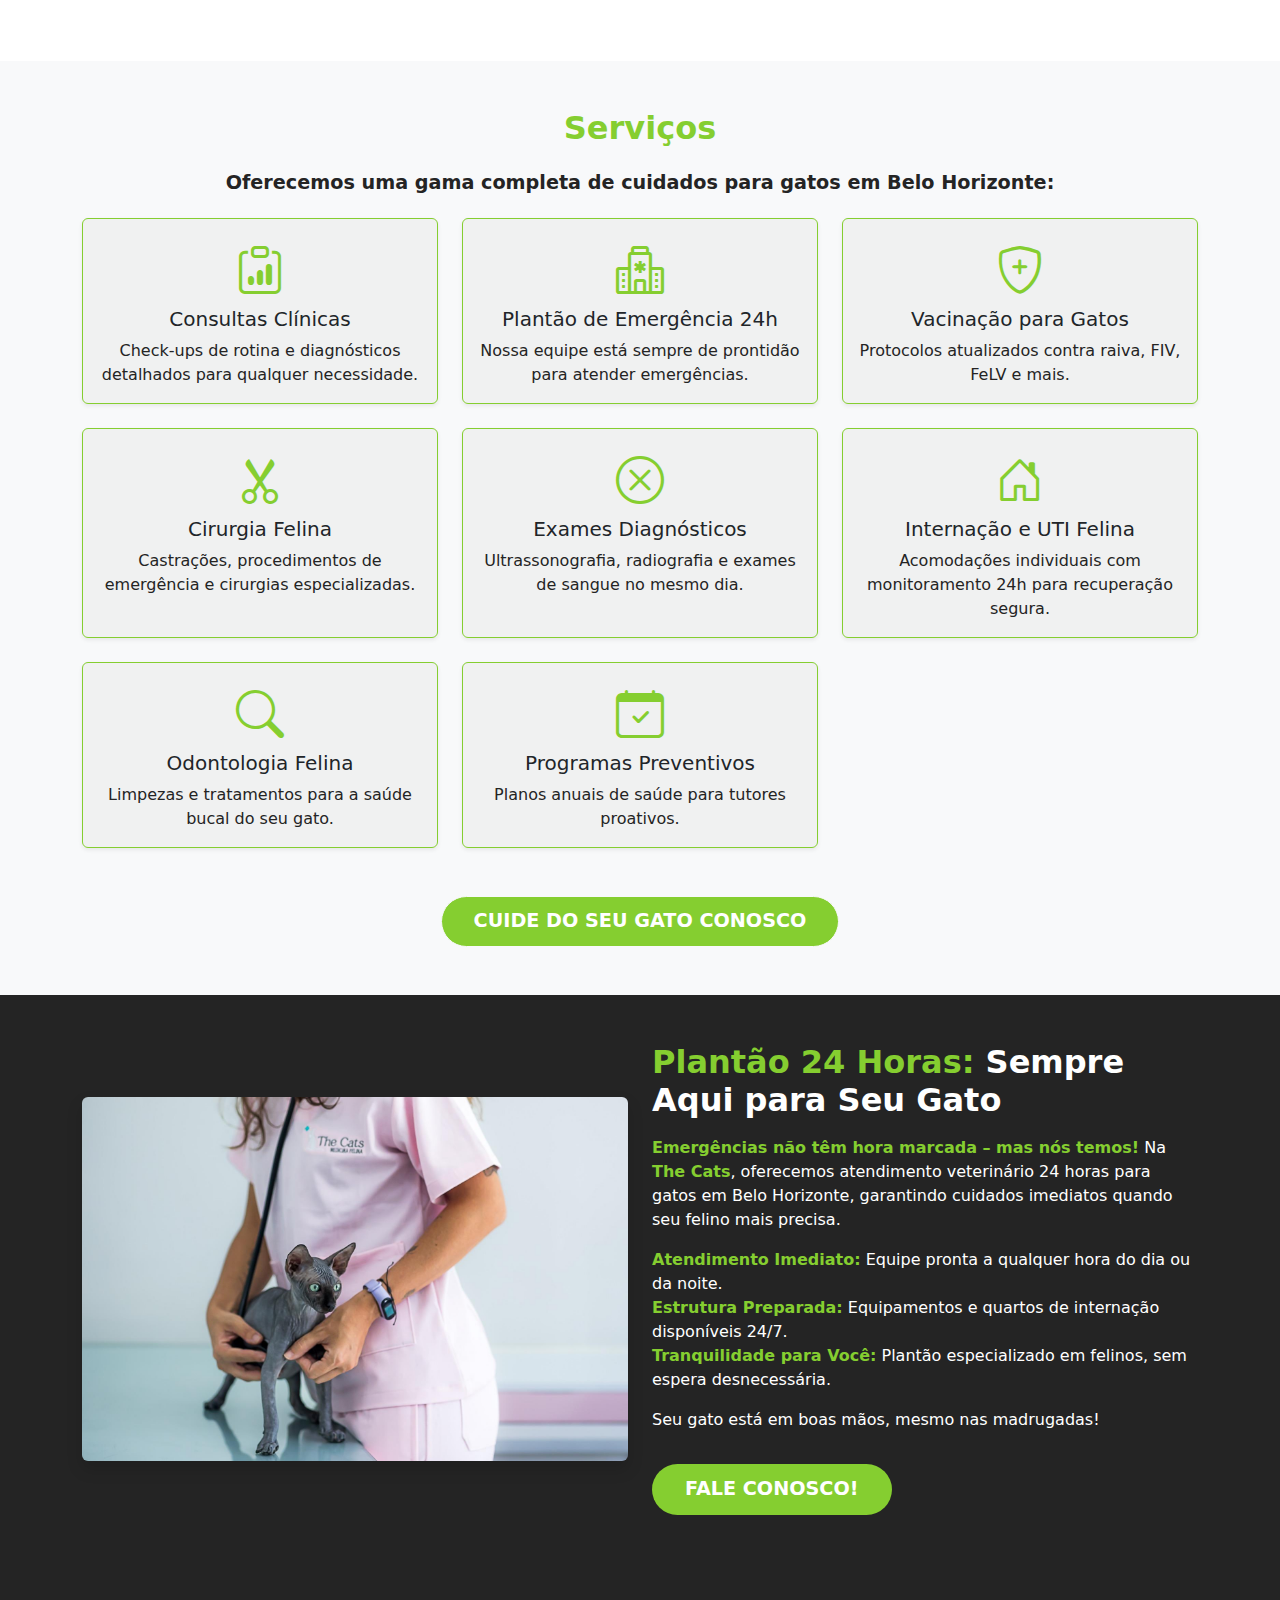
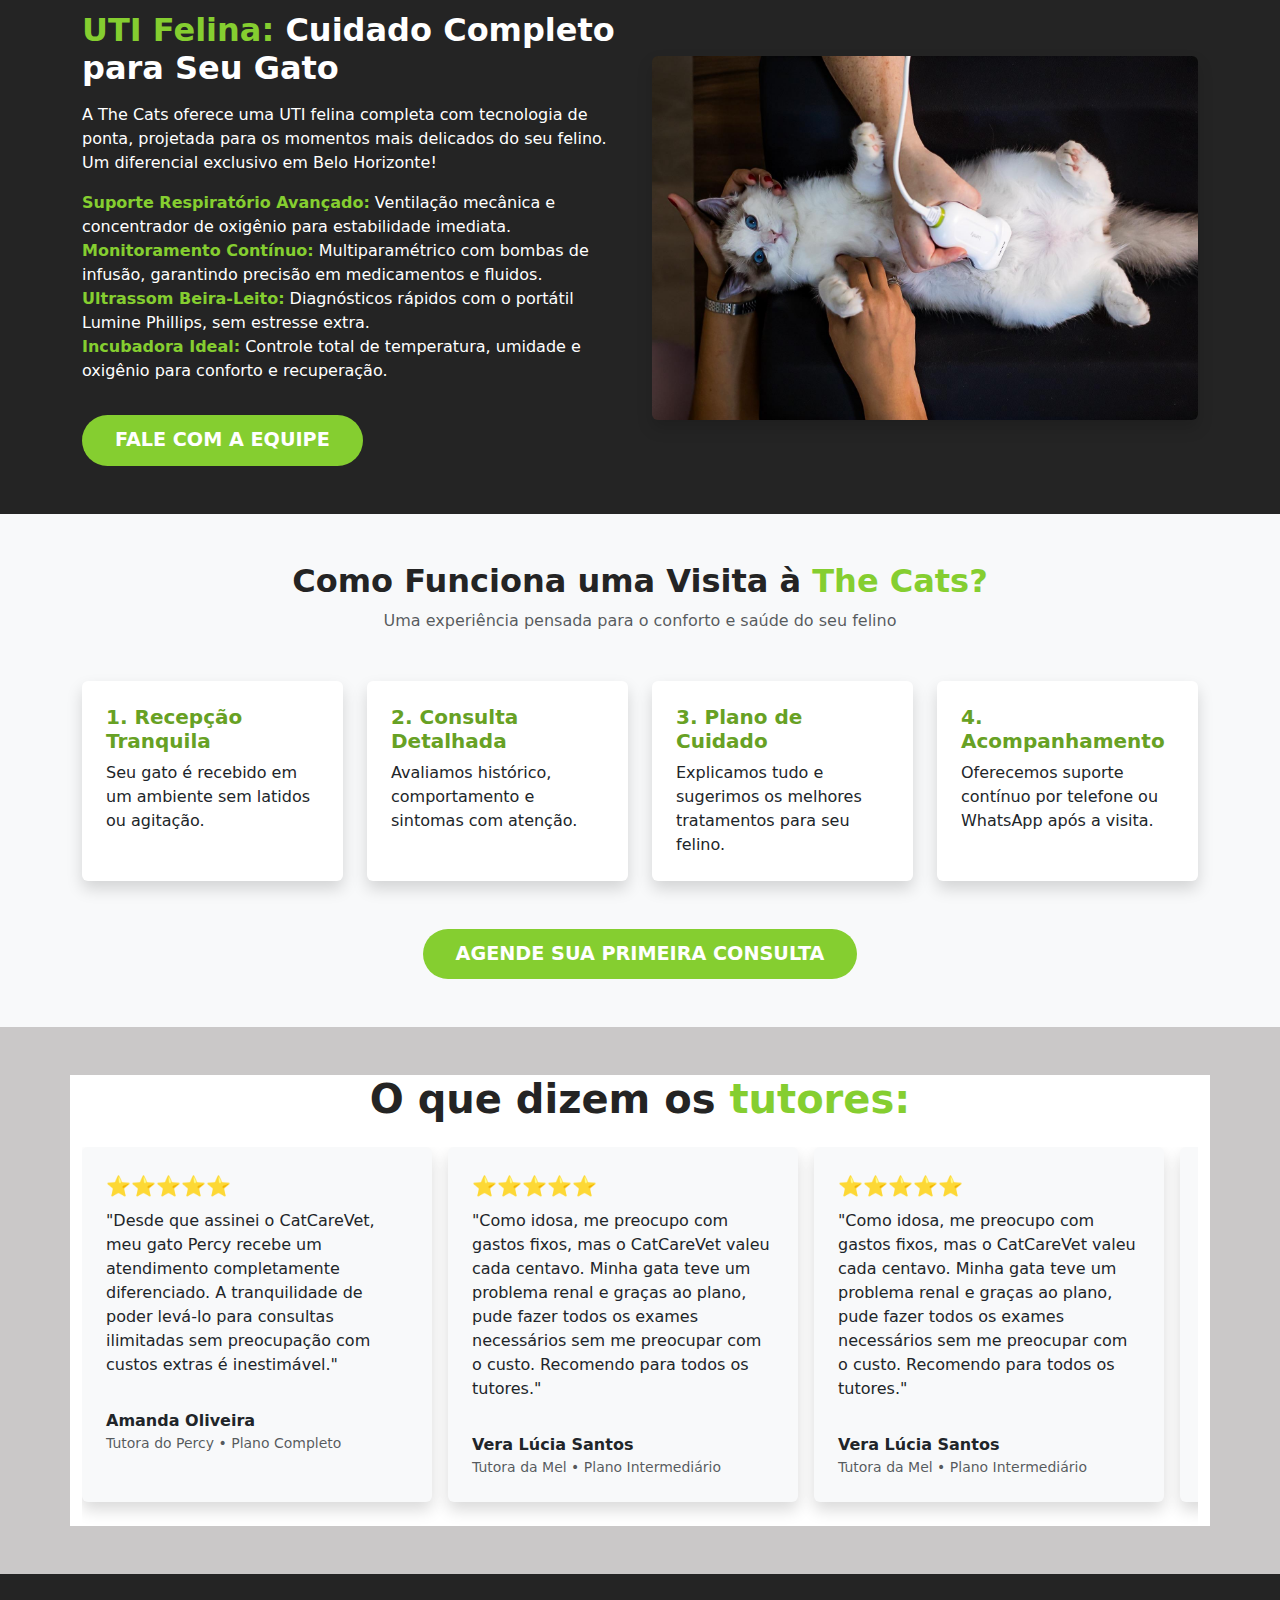
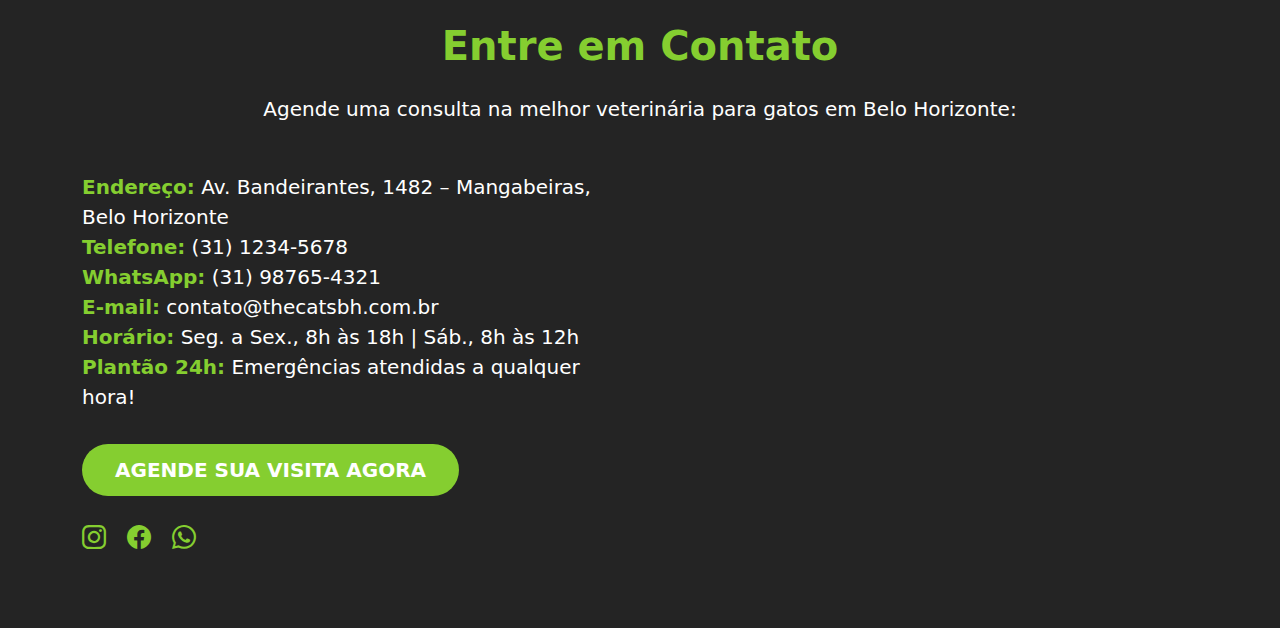
<file: TheCats/index.html>
<!DOCTYPE html>
<html lang="pt-br">
<head>
    <meta charset="UTF-8">
    <meta name="viewport" content="width=device-width, initial-scale=1.0">
    <title>The Cats</title>
    <link rel="stylesheet" href="assets/bootstrap.min.css">
    <link rel="stylesheet" href="assets/custom.css">
    <link href="https://cdn.jsdelivr.net/npm/bootstrap-icons/font/bootstrap-icons.css" rel="stylesheet">

</head>
<body>
  <nav class="navbar navbar-expand-lg fixed-top">
    <div class="container-fluid px-5 custom-width-nav">
      
      <!-- Logo à esquerda -->
      <a class="navbar-brand" href="#">
        <img src="assets/img/logo-nav.svg" alt="Logo The Cats">
      </a>
  
      <!-- Botão do menu mobile -->
      <button class="navbar-toggler" type="button" data-bs-toggle="collapse" data-bs-target="#navbarSupportedContent"
        aria-controls="navbarSupportedContent" aria-expanded="false" aria-label="Toggle navigation">
        <span class="navbar-toggler-icon"></span>
      </button>
  
      <!-- Centro e direita -->
      <div class="collapse navbar-collapse justify-content-between" id="navbarSupportedContent">
  
        <!-- Links centralizados -->
        <ul class="navbar-nav mx-auto mb-2 mb-lg-0">
          <li class="nav-item">
            <a class="nav-link" aria-current="page" href="#">Home</a>
          </li>
          <li class="nav-item dropdown">
            <a class="nav-link dropdown-toggle" href="#" role="button" data-bs-toggle="dropdown" aria-expanded="false">
              Sobre
            </a>
            <ul class="dropdown-menu">
              <li><a class="dropdown-item" href="#wcu">Por que escolher a The Cats?</a></li>
              <li><a class="dropdown-item" href="#sobre-nos">Sobre nós</a></li>
              <li><a class="dropdown-item" href="#equipe">Equipe</a></li>
            </ul>
          </li>
          <li class="nav-item">
            <a class="nav-link" href="#services">Serviços</a>
          </li>
          <li class="nav-item">
            <a class="nav-link" href="#plantao">Plantão 24h</a>
          </li>
          <li class="nav-item">
            <a class="nav-link" href="#uti">UTI</a>
          </li>

          <li class="nav-item">
            <a class="nav-link" href="#contato">Contato</a>
          </li>

        </ul>
  
        <!-- Botões à direita -->
        <div class="d-flex flex-column flex-lg-row gap-2 right-btns">
          <a href="https://meu.simplespet.com.br/#/access/login?a=silvia-kurth" target="_blank" class="btn" id="nav-btn">Meu Pet</a>
          <a href="https://edvyn.github.io/thecats/CatCare/" class="btn" id="nav">CatCare</a>
        </div>
        
  
      </div>
    </div>
  </nav>

<!-- Hero Section -->
<section class="hero">
  <div class="container">
    <div class="row align-items-center">
      <!-- Texto do Hero -->
      <div class="col-md-6">
        <div class="hero-text">
          <div class="logo-hero">
            <img src="assets/img/logo-hero.svg" alt="Logo da clínica">
          </div>
          <p class="lead">
            Clínica especializada no cuidado exclusivo de felinos em Belo Horizonte, com ambiente cat-friendly e equipe apaixonada por gatos.
          </p>
          <a href="#" class="btn">Agende Sua Consulta</a>
        </div>
      </div>

      <!-- Imagem ao lado -->
      <div class="col-md-6 text-center hero-right">
        <img src="assets/img/silvia hero.png" alt="Gato feliz na clínica" class="img-fluid">
      </div>
    </div>
  </div>
</section>


  <section class="welcome">
    <div class="container">
      <div class="row align-items-center">
  
        <!-- Carrossel à esquerda -->
        <div class="col-md-6 mb-4 mb-md-0">
          <div id="carouselExample" class="carousel slide" data-bs-ride="carousel">
            <div class="carousel-inner">
              <div class="carousel-item active">
                <img src="assets/img/Frame 4.png" class="d-block w-100 carousel-img" alt="Slide 1">
              </div>
              <div class="carousel-item">
                <img src="assets/img/Frame 5.png" class="d-block w-100 carousel-img" alt="Slide 2">
              </div>
            </div>
  
            <!-- Botões de controle -->
            <button class="carousel-control-prev" type="button" data-bs-target="#carouselExample" data-bs-slide="prev">
              <span class="carousel-control-prev-icon" aria-hidden="true"></span>
              <span class="visually-hidden">Anterior</span>
            </button>
            <button class="carousel-control-next" type="button" data-bs-target="#carouselExample" data-bs-slide="next">
              <span class="carousel-control-next-icon" aria-hidden="true"></span>
              <span class="visually-hidden">Próximo</span>
            </button>
          </div>
        </div>
  
        <!-- Texto à direita -->
        <div class="col-md-6">
          <div class="text-box">
            <h2 class="mb-3">Bem-vindo à <span>The Cats Medicina Felina</span></h2>
            <p>Somos uma <strong>veterinária para gatos em Belo Horizonte</strong>, dedicada a oferecer saúde, conforto e tranquilidade aos felinos e seus tutores. Nosso espaço foi projetado para o bem-estar dos gatos, desde a sala de espera até os equipamentos de última geração.</p>
          </div>
        </div>
      </div>
    </div>
  </section>
  
  

  <div class="section-wcu" id="wcu">
    <div class="container py-5">
      <h2 class="text-center mb-4 custom-heading"><span class="title-destaque2">Por que Escolher a</span> The Cats?</h2>
      <div class="row g-4">
  
        <div class="col-md-4">
          <div class="p-4 rounded card-hover h-100 text-center bg-felino">
            <small class="text-muted d-block mb-2">#1 em cuidados felinos</small>
            <h5 class="fw-bold text-cat">🐾 Especialistas em Felinos</h5>
            <p><strong>Veterinários experientes</strong> dedicados exclusivamente a gatos. Cuidado com carinho, paciência e precisão.</p>
          </div>
        </div>
  
        <div class="col-md-4">
          <div class="p-4 rounded card-hover h-100 text-center bg-felino">
            <small class="text-muted d-block mb-2">Espaço 100% pensado para gatos</small>
            <h5 class="fw-bold text-cat">😺 Ambiente Cat-Friendly</h5>
            <p>Sem latidos, <strong>sem estresse</strong>. Seu gato se sente em casa em nosso ambiente acolhedor.</p>
          </div>
        </div>
  
        <div class="col-md-4">
          <div class="p-4 rounded card-hover h-100 text-center bg-felino">
            <small class="text-muted d-block mb-2">Cada gato é único</small>
            <h5 class="fw-bold text-cat">🩺 Cuidado Personalizado</h5>
            <p>Planos de saúde sob medida para o perfil do seu felino. <strong>Mais atenção</strong>, mais saúde.</p>
          </div>
        </div>
  
      </div>
  
      <!-- CTA Final -->
      <div class="text-center mt-5">
        <h5 class="mb-4">Seu gato merece o melhor cuidado que a medicina pode oferecer!</h5>
        <a href="#agendamento" class="btn">Marque Sua Visita</a>
      </div>
  
    </div>
  </div>
    
  <section class="py-5" id="sobre-nos">
    <div class="container">
      <div class="row align-items-center">
        
        <!-- Imagem acima no mobile e à direita no desktop -->
        <div class="col-lg-6 order-1 order-lg-2 text-center mb-4">
          <img src="assets/img/equipe1.jpeg" alt="Gato sendo atendido na clínica" class="img-fluid rounded shadow">
        </div>
  
        <!-- Texto abaixo no mobile e à esquerda no desktop -->
        <div class="col-lg-6 order-2 order-lg-1">
          <h2 class="fw-bold custom-heading">Sobre Nós</h2>
          <p class="mt-3">
            Fundada pela Dra. Silvia Kurth, a <strong>The Cats</strong> é uma clínica veterinária para gatos em BH que surgiu com um propósito claro: transformar a experiência veterinária para felinos. Desde 2015, atendemos gatos com base em evidências científicas e um amor genuíno por esses animais.
          </p>
  
          <div class="row mt-4">
            <div class="col-md-6 mb-4">
              <div class="p-3 rounded shadow-sm h-100 text-center about-box">
                <i class="bi bi-heart-fill text-danger fs-2 mb-2"></i>
                <h5 class="fw-bold">Nossa Missão</h5>
                <p class="mb-0">Promover saúde e felicidade aos gatos de Belo Horizonte.</p>
              </div>
            </div>
            <div class="col-md-6 mb-4">
              <div class="p-3 rounded shadow-sm h-100 text-center about-box">
                <i class="bi bi-stars text-primary fs-2 mb-2"></i>
                <h5 class="fw-bold">Nossos Valores</h5>
                <p class="mb-0">Respeito, inovação e dedicação aos felinos e seus tutores.</p>
              </div>
            </div>
          </div>
  
          <p class="fs-5 fw-medium mt-3 text-center text-md-start">
            🐾 Centenas de gatos já confiaram em nós – <strong>seu felino será o próximo?</strong>
          </p>
        </div>
  
      </div>
    </div>
  </section>
  
  

  <section class="py-5" id="equipe">
    <div class="container">
      <div class="row justify-content-center text-center mb-4">
        <div class="col-lg-8">
          <h2 class="custom-heading">Nossa Equipe</h2>
          <p class="mt-3">
            Nossos profissionais combinam expertise e paixão por gatos:
          </p>
        </div>
      </div>
  
      <!-- Carrossel responsivo -->
      <div class="equipe-carousel d-flex gap-3 overflow-auto pb-4">
        <!-- Dra. Silvia Kurth -->
        <div class="flex-shrink-0" style="width: 250px;">
          <div class="p-4 border rounded h-100 shadow-sm text-center">
            <img src="assets/img/placeholder.png" alt="Dra. Silvia Kurth" class="rounded-circle mb-3" width="150" height="150">
            <h5 class="fw-bold">Dra. Silvia Kurth</h5>
            <p class="small mb-0">Fundadora e especialista em medicina felina, com mais de 15 anos de experiência.</p>
          </div>
        </div>
  
        <div class="flex-shrink-0" style="width: 250px;">
          <div class="p-4 border rounded h-100 shadow-sm text-center">
            <img src="assets/img/thecats - profissionais/sized/webp/luísa.webp" alt="Dra. Luísa Franklin" class="rounded-circle mb-3" width="150" height="150">
            <h5 class="fw-bold">Dra. Luísa Franklin</h5>
            <p class="small mb-0">Médica Clínica Especialista  em Felinos Responsável pela Internação.</p>
          </div>
        </div>
        <div class="flex-shrink-0" style="width: 250px;">
          <div class="p-4 border rounded h-100 shadow-sm text-center">
            <img src="assets/img/thecats - profissionais/sized/webp/samara.webp" alt="Dra. Samara Lucena" class="rounded-circle mb-3" width="150" height="150">
            <h5 class="fw-bold">Dra. Samara Lucena</h5>
            <p class="small mb-0">Médica Clínica Especialista em Felinos e Nefrologista que fica no atendimento</p>
          </div>
        </div>
        <div class="flex-shrink-0" style="width: 250px;">
          <div class="p-4 border rounded h-100 shadow-sm text-center">
            <img src="assets/img/thecats - profissionais/sized/webp/leonardo.webp" alt="Dr. Leonardo Loures" class="rounded-circle mb-3" width="150" height="150">
            <h5 class="fw-bold">Dr. Leonardo Loures</h5>
            <p class="small mb-0">Patologista</p>
          </div>
        </div>
        <div class="flex-shrink-0" style="width: 250px;">
          <div class="p-4 border rounded h-100 shadow-sm text-center">
            <img src="assets/img/thecats - profissionais/sized/webp/gabriela.webp" alt="Dra. Gabriela Medeiros" class="rounded-circle mb-3" width="150" height="150">
            <h5 class="fw-bold">Dra. Gabriela Medeiros</h5>
            <p class="small mb-0">Odontologista</p>
          </div>
        </div>

        <div class="flex-shrink-0" style="width: 250px;">
          <div class="p-4 border rounded h-100 shadow-sm text-center">
            <img src="assets/img/thecats - profissionais/sized/webp/juliana.webp" alt="Dra. Juliana Fulgêncio" class="rounded-circle mb-3" width="150" height="150">
            <h5 class="fw-bold">Dra. Juliana Fulgêncio</h5>
            <p class="small mb-0">Diagnóstico por imagem</p>
          </div>
        </div>
        <div class="flex-shrink-0" style="width: 250px;">
          <div class="p-4 border rounded h-100 shadow-sm text-center">
            <img src="assets/img/thecats - profissionais/sized/webp/paula.webp" alt="Dra. Paula Góis " class="rounded-circle mb-3" width="150" height="150">
            <h5 class="fw-bold">Dra. Paula Góis</h5>
            <p class="small mb-0">Cirurgiã</p>
          </div>
        </div>
        <div class="flex-shrink-0" style="width: 250px;">
          <div class="p-4 border rounded h-100 shadow-sm text-center">
            <img src="assets/img/thecats - profissionais/sized/webp/gabriela.webp" alt="Dra. Fernanda Oliveira" class="rounded-circle mb-3" width="150" height="150">
            <h5 class="fw-bold">Dra. Fernanda Oliveira</h5>
            <p class="small mb-0">Anestesista</p>
          </div>
        </div>

          <!-- Dr. Pedro Lima -->
        <div class="flex-shrink-0" style="width: 250px;">
          <div class="p-4 border rounded h-100 shadow-sm text-center">
            <img src="assets/img/placeholder.png" alt="Dr. Pedro Lima" class="rounded-circle mb-3" width="150" height="150">
            <h5 class="fw-bold">Dr. Pedro Lima</h5>
            <p class="small mb-0">Veterinário especializado em diagnósticos por imagem (ultrassom e radiografia).</p>
          </div>
        </div>
  
        <!-- Dra. Ana Costa -->
        <div class="flex-shrink-0" style="width: 250px;">
          <div class="p-4 border rounded h-100 shadow-sm text-center">
            <img src="assets/img/placeholder.png" alt="Dra. Ana Costa" class="rounded-circle mb-3" width="150" height="150">
            <h5 class="fw-bold">Dra. Ana Costa</h5>
            <p class="small mb-0">Mestre em dermatologia felina, focada em alergias e cuidados com a pele.</p>
          </div>
        </div>
  
        <!-- Téc. Mariana Souza -->
        <div class="flex-shrink-0" style="width: 250px;">
          <div class="p-4 border rounded h-100 shadow-sm text-center">
            <img src="assets/img/placeholder.png" alt="Téc. Mariana Souza" class="rounded-circle mb-3" width="150" height="150">
            <h5 class="fw-bold">Téc. Mariana Souza</h5>
            <p class="small mb-0">Auxiliar dedicada ao bem-estar dos pacientes internados.</p>
          </div>
        </div>
      </div>
  
      <!-- Citação -->
      <div class="row justify-content-center mt-5">
        <div class="col-lg-8 text-center">
          <blockquote class="blockquote">
            <p class="fs-5 fst-italic">"Nosso objetivo é que cada gato saia daqui mais saudável e feliz!"</p>
            <footer class="blockquote-footer">Dra. Silvia Kurth</footer>
          </blockquote>
        </div>
      </div>
    </div>
  </section>
  

<!-- Seção com fundo escuro -->
<div class="bg-light" style="width: 100%;">
  <section id="services" class="container py-5 services-section text-white">

    <h2 class="text-center mb-4 custom-heading">Serviços</h2>
    <h3 class="text-center mb-4">Oferecemos uma gama completa de cuidados para gatos em Belo Horizonte:</h3>

    <div class="row row-cols-1 row-cols-md-2 row-cols-lg-3 g-4">
      <div class="col">
        <div class="card shadow-sm h-100 card-custom-bg">
          <div class="card-body text-center">
            <i class="bi bi-clipboard-data fa-3x mb-3"></i>
            <h5 class="card-title">Consultas Clínicas</h5>
            <p class="card-text">Check-ups de rotina e diagnósticos detalhados para qualquer necessidade.</p>
          </div>
        </div>
      </div>

      <div class="col">
        <div class="card shadow-sm h-100 card-custom-bg">
          <div class="card-body text-center">
            <i class="bi bi-hospital fa-3x mb-3"></i>
            <h5 class="card-title">Plantão de Emergência 24h</h5>
            <p class="card-text">Nossa equipe está sempre de prontidão para atender emergências.</p>
          </div>
        </div>
      </div>

      <div class="col">
        <div class="card shadow-sm h-100 card-custom-bg">
          <div class="card-body text-center">
            <i class="bi bi-shield-plus fa-3x mb-3"></i>
            <h5 class="card-title">Vacinação para Gatos</h5>
            <p class="card-text">Protocolos atualizados contra raiva, FIV, FeLV e mais.</p>
          </div>
        </div>
      </div>

      <div class="col">
        <div class="card shadow-sm h-100 card-custom-bg">
          <div class="card-body text-center">
            <i class="bi bi-scissors fa-3x mb-3"></i>
            <h5 class="card-title">Cirurgia Felina</h5>
            <p class="card-text">Castrações, procedimentos de emergência e cirurgias especializadas.</p>
          </div>
        </div>
      </div>

      <div class="col">
        <div class="card shadow-sm h-100 card-custom-bg">
          <div class="card-body text-center">
            <i class="bi bi-x-circle fa-3x mb-3"></i>
            <h5 class="card-title">Exames Diagnósticos</h5>
            <p class="card-text">Ultrassonografia, radiografia e exames de sangue no mesmo dia.</p>
          </div>
        </div>
      </div>

      <div class="col">
        <div class="card shadow-sm h-100 card-custom-bg">
          <div class="card-body text-center">
            <i class="bi bi-house-door fa-3x mb-3"></i>
            <h5 class="card-title">Internação e UTI Felina</h5>
            <p class="card-text">Acomodações individuais com monitoramento 24h para recuperação segura.</p>
          </div>
        </div>
      </div>

      <div class="col">
        <div class="card shadow-sm h-100 card-custom-bg">
          <div class="card-body text-center">
            <i class="bi bi-search fa-3x mb-3"></i>
            <h5 class="card-title">Odontologia Felina</h5>
            <p class="card-text">Limpezas e tratamentos para a saúde bucal do seu gato.</p>
          </div>
        </div>
      </div>

      <div class="col">
        <div class="card shadow-sm h-100 card-custom-bg">
          <div class="card-body text-center">
            <i class="bi bi-calendar-check fa-3x mb-3"></i>
            <h5 class="card-title">Programas Preventivos</h5>
            <p class="card-text">Planos anuais de saúde para tutores proativos.</p>
          </div>
        </div>
      </div>
    </div>

    <!-- CTA -->
    <div class="text-center mt-5">
      <a href="#contato" class="btn btn-light">Cuide do Seu Gato Conosco</a>
    </div>

  </section>
</div>

  <section class="py-5" id="plantao">
    <div class="container">
      <div class="row align-items-center">
        
        <!-- Imagem à esquerda -->
        <div class="col-md-6 mb-4 mb-md-0">
          <img src="assets/img/cat1.jpeg" alt="Veterinário cuidando de gato" class="img-fluid rounded shadow">
        </div>
  
        <!-- Conteúdo à direita -->
        <div class="col-md-6">
          <h2 class="custom-heading mb-3">Plantão 24 Horas: <span class="title-destaque"> Sempre Aqui para Seu Gato</span></h2>
          <p><strong>Emergências não têm hora marcada – mas nós temos!</strong> Na <strong>The Cats</strong>, oferecemos atendimento veterinário 24 horas para gatos em Belo Horizonte, garantindo cuidados imediatos quando seu felino mais precisa.</p>
          <ul class="list-unstyled">
            <li><strong>Atendimento Imediato:</strong> Equipe pronta a qualquer hora do dia ou da noite.</li>
            <li><strong>Estrutura Preparada:</strong> Equipamentos e quartos de internação disponíveis 24/7.</li>
            <li><strong>Tranquilidade para Você:</strong> Plantão especializado em felinos, sem espera desnecessária.</li>
          </ul>
          <p class="mt-3">Seu gato está em boas mãos, mesmo nas madrugadas!</p>
          <a href="https://wa.me/553112345678" class="btn mt-3" target="_blank">
            Fale conosco!
          </a>
        </div>
        
      </div>
    </div>
  </section>

<section class="py-5" id="uti">
  <div class="container">
    <div class="row align-items-center">

      <!-- Imagem: aparece primeiro no mobile, segundo no desktop -->
      <div class="col-md-6 mb-4 mb-md-0 order-1 order-md-2">
        <img src="assets/img/cat3.jpeg" alt="UTI veterinária para gatos" class="img-fluid rounded shadow">
      </div>

      <!-- Texto: aparece depois no mobile, primeiro no desktop -->
      <div class="col-md-6 order-2 order-md-1">
        <h2 class="custom-heading mb-3">UTI Felina: <span class="title-destaque">Cuidado Completo para Seu Gato</span></h2>
        <p>A The Cats oferece uma UTI felina completa com tecnologia de ponta, projetada para os momentos mais delicados do seu felino. Um diferencial exclusivo em Belo Horizonte!</p>
        <ul class="list-unstyled">
          <li><strong>Suporte Respiratório Avançado:</strong> Ventilação mecânica e concentrador de oxigênio para estabilidade imediata.</li>
          <li> <strong>Monitoramento Contínuo:</strong> Multiparamétrico com bombas de infusão, garantindo precisão em medicamentos e fluidos.</li>
          <li> <strong>Ultrassom Beira-Leito:</strong> Diagnósticos rápidos com o portátil Lumine Phillips, sem estresse extra.</li>
          <li> <strong>Incubadora Ideal:</strong> Controle total de temperatura, umidade e oxigênio para conforto e recuperação.</li>
        </ul>
        <a href="#" class="btn mt-3" target="_blank">
          Fale com a Equipe
        </a>
      </div>

    </div>
  </div>
</section>

<section class="py-5 bg-light" id="visitas">
  <div class="container">
    <div class="text-center mb-5">
      <h2 class="fw-bold custom-heading"><span class="title-destaque2">Como Funciona uma Visita à </span>  The Cats?</h2>
      <p class="text-muted">Uma experiência pensada para o conforto e saúde do seu felino</p>
    </div>
    <div class="row g-4">
      <div class="col-md-6 col-lg-3">
        <div class="p-4 bg-white shadow rounded h-100">
          <h5 class="fw-semibold mb-2">1. Recepção Tranquila</h5>
          <p class="mb-0">Seu gato é recebido em um ambiente sem latidos ou agitação.</p>
        </div>
      </div>
      <div class="col-md-6 col-lg-3">
        <div class="p-4 bg-white shadow rounded h-100">
          <h5 class="fw-semibold mb-2">2. Consulta Detalhada</h5>
          <p class="mb-0">Avaliamos histórico, comportamento e sintomas com atenção.</p>
        </div>
      </div>
      <div class="col-md-6 col-lg-3">
        <div class="p-4 bg-white shadow rounded h-100">
          <h5 class="fw-semibold mb-2">3. Plano de Cuidado</h5>
          <p class="mb-0">Explicamos tudo e sugerimos os melhores tratamentos para seu felino.</p>
        </div>
      </div>
      <div class="col-md-6 col-lg-3">
        <div class="p-4 bg-white shadow rounded h-100">
          <h5 class="fw-semibold mb-2">4. Acompanhamento</h5>
          <p class="mb-0">Oferecemos suporte contínuo por telefone ou WhatsApp após a visita.</p>
        </div>
      </div>
    </div>
    <div class="text-center mt-5">
      <a href="#agendamento" class="btn">Agende Sua Primeira Consulta</a>
    </div>
  </div>
</section>

<section class="container my-5" id="tutores">
  <h2 class="text-center mb-4 fs-1 custom-heading">
    <span class="title-destaque2">O que dizem os </span> tutores:
  </h2>

  <!-- Carrossel em formato de grid horizontal com rolagem -->
  <div class="d-flex gap-3 overflow-auto pb-4">

    <!-- Depoimento 1 -->
    <div class="flex-shrink-0" style="width: 350px;">
      <div class="card h-100 border-0 shadow bg-light p-4">
        <div class="mb-2 text-warning fs-5">⭐⭐⭐⭐⭐</div>
        <p>"Desde que assinei o CatCareVet, meu gato Percy recebe um atendimento completamente diferenciado. A tranquilidade de poder levá-lo para consultas ilimitadas sem preocupação com custos extras é inestimável."</p>
        <p class="fw-bold mt-3 mb-0 highlight">Amanda Oliveira</p>
        <small class="text-muted">Tutora do Percy • Plano Completo</small>
      </div>
    </div>

    <!-- Depoimento 2 -->
    <div class="flex-shrink-0" style="width: 350px;">
      <div class="card h-100 border-0 shadow bg-light p-4">
        <div class="mb-2 text-warning fs-5">⭐⭐⭐⭐⭐</div>
        <p>"Como idosa, me preocupo com gastos fixos, mas o CatCareVet valeu cada centavo. Minha gata teve um problema renal e graças ao plano, pude fazer todos os exames necessários sem me preocupar com o custo. Recomendo para todos os tutores."</p>
        <p class="fw-bold mt-3 mb-0 highlight">Vera Lúcia Santos</p>
        <small class="text-muted">Tutora da Mel • Plano Intermediário</small>
      </div>
    </div>


    <!-- Depoimento 4 (exemplo duplicado do 2, pode trocar o conteúdo) -->
    <div class="flex-shrink-0" style="width: 350px;">
      <div class="card h-100 border-0 shadow bg-light p-4">
        <div class="mb-2 text-warning fs-5">⭐⭐⭐⭐⭐</div>
        <p>"Como idosa, me preocupo com gastos fixos, mas o CatCareVet valeu cada centavo. Minha gata teve um problema renal e graças ao plano, pude fazer todos os exames necessários sem me preocupar com o custo. Recomendo para todos os tutores."</p>
        <p class="fw-bold mt-3 mb-0 highlight">Vera Lúcia Santos</p>
        <small class="text-muted">Tutora da Mel • Plano Intermediário</small>
      </div>
    </div>
      <!-- Depoimento 4 (exemplo duplicado do 2, pode trocar o conteúdo) -->
    <div class="flex-shrink-0" style="width: 350px;">
      <div class="card h-100 border-0 shadow bg-light p-4">
        <div class="mb-2 text-warning fs-5">⭐⭐⭐⭐⭐</div>
        <p>"Como idosa, me preocupo com gastos fixos, mas o CatCareVet valeu cada centavo. Minha gata teve um problema renal e graças ao plano, pude fazer todos os exames necessários sem me preocupar com o custo. Recomendo para todos os tutores."</p>
        <p class="fw-bold mt-3 mb-0 highlight">Vera Lúcia Santos</p>
        <small class="text-muted">Tutora da Mel • Plano Intermediário</small>
      </div>
    </div>

        <!-- Depoimento 4 (exemplo duplicado do 2, pode trocar o conteúdo) -->
    <div class="flex-shrink-0" style="width: 350px;">
      <div class="card h-100 border-0 shadow bg-light p-4">
        <div class="mb-2 text-warning fs-5">⭐⭐⭐⭐⭐</div>
        <p>"Como idosa, me preocupo com gastos fixos, mas o CatCareVet valeu cada centavo. Minha gata teve um problema renal e graças ao plano, pude fazer todos os exames necessários sem me preocupar com o custo. Recomendo para todos os tutores."</p>
        <p class="fw-bold mt-3 mb-0 highlight">Vera Lúcia Santos</p>
        <small class="text-muted">Tutora da Mel • Plano Intermediário</small>
      </div>
    </div>
      <!-- Depoimento 4 (exemplo duplicado do 2, pode trocar o conteúdo) -->
    <div class="flex-shrink-0" style="width: 350px;">
      <div class="card h-100 border-0 shadow bg-light p-4">
        <div class="mb-2 text-warning fs-5">⭐⭐⭐⭐⭐</div>
        <p>"Como idosa, me preocupo com gastos fixos, mas o CatCareVet valeu cada centavo. Minha gata teve um problema renal e graças ao plano, pude fazer todos os exames necessários sem me preocupar com o custo. Recomendo para todos os tutores."</p>
        <p class="fw-bold mt-3 mb-0 highlight">Vera Lúcia Santos</p>
        <small class="text-muted">Tutora da Mel • Plano Intermediário</small>
      </div>
    </div>

    <!-- Depoimento 3 -->
    <div class="flex-shrink-0" style="width: 350px;">
      <div class="card h-100 border-0 shadow bg-light p-4 text-center text-muted d-flex align-items-center justify-content-center">
        <p><em>Mais depoimentos em breve...</em></p>
      </div>
    </div>

  </div>
</section>

  
    
    <!-- Section: Entre em Contato -->

  <section class="py-5" id="contato">
    <div class="container">
      <h2 class="text-center mb-4 fs-1" style="color: #85ce30; font-weight: bold;">Entre em Contato</h2>
      <p class="text-center mb-5 fs-5">Agende uma consulta na melhor veterinária para gatos em Belo Horizonte:</p>
  
      <div class="row mb-4">
        <div class="col-md-6">
          <ul class="list-unstyled fs-5">
            <li><strong> Endereço:</strong> Av. Bandeirantes, 1482 – Mangabeiras, Belo Horizonte</li>
            <li><strong> Telefone:</strong> (31) 1234-5678</li>
            <li><strong> WhatsApp:</strong> (31) 98765-4321</li>
            <li><strong> E-mail:</strong> contato@thecatsbh.com.br</li>
            <li><strong> Horário:</strong> Seg. a Sex., 8h às 18h | Sáb., 8h às 12h</li>
            <li><strong> Plantão 24h:</strong> Emergências atendidas a qualquer hora!</li>
          </ul>
          <a href="#agendamento" class="btn mt-3 fs-5">Agende Sua Visita Agora</a>
  
          <div class="mt-4 social-icons">
            <a href="https://instagram.com" target="_blank" class="me-3" style="text-decoration: none;">
              <i class="bi bi-instagram fs-4 icon-instagram"></i>
            </a>
            <a href="https://facebook.com" target="_blank" class="me-3" style="text-decoration: none;">
              <i class="bi bi-facebook fs-4 icon-facebook"></i>
            </a>
            <a href="https://wa.me/5531987654321" target="_blank">
              <i class="bi bi-whatsapp fs-4 icon-whatsapp"></i>
            </a>
          </div>
          
        </div>
  
        <div class="col-md-6">
          <!-- Mapa do Google -->
          <div class="ratio ratio-16x9">
            <iframe 
              src="https://www.google.com/maps?q=Av.+Bandeirantes,+1482,+Belo+Horizonte&output=embed" 
              allowfullscreen 
              loading="lazy" 
              referrerpolicy="no-referrer-when-downgrade">
            </iframe>
          </div>
        </div>
      </div>
    </div>
  </section>

  <a href="https://wa.me/5531987654321" target="_blank" class="whatsapp-float">
    <svg xmlns="http://www.w3.org/2000/svg" width="32" height="32" fill="white" viewBox="0 0 24 24">
      <path d="M20.52 3.48A11.93 11.93 0 0012.01 0 12 12 0 000 12a11.93 11.93 0 001.64 6L0 24l6.31-1.65A11.93 11.93 0 0012 24a11.93 11.93 0 008.48-3.48A11.93 11.93 0 0024 12a11.93 11.93 0 00-3.48-8.52zM12 22a9.86 9.86 0 01-5-1.35l-.36-.22-3.75.99 1-3.64-.23-.37A9.86 9.86 0 012 12c0-5.51 4.48-10 10.01-10A9.9 9.9 0 0122 12a9.86 9.86 0 01-2.92 7.07A9.86 9.86 0 0112 22zm5.26-7.6c-.29-.15-1.71-.84-1.98-.94-.27-.1-.47-.15-.66.15-.2.29-.76.94-.93 1.13-.17.2-.35.22-.64.07a8.05 8.05 0 01-2.36-1.44 8.81 8.81 0 01-1.63-2.02c-.17-.29 0-.45.13-.6.13-.14.29-.35.43-.52.14-.17.19-.29.29-.49.1-.2.05-.37 0-.52-.06-.15-.66-1.59-.91-2.18-.24-.57-.48-.5-.66-.5l-.56-.01c-.2 0-.52.07-.79.37s-1.04 1.02-1.04 2.48 1.06 2.87 1.2 3.07c.15.2 2.08 3.18 5.04 4.46.7.3 1.25.48 1.68.61.71.23 1.36.2 1.87.12.57-.09 1.71-.7 1.95-1.37.24-.66.24-1.23.17-1.35-.07-.11-.26-.18-.54-.33z"/>
    </svg>
  </a>

  <script src="assets/bootstrap.bundle.min.js"></script>
  <script src="assets/custom.js"></script>

</body>
</html>
</file>
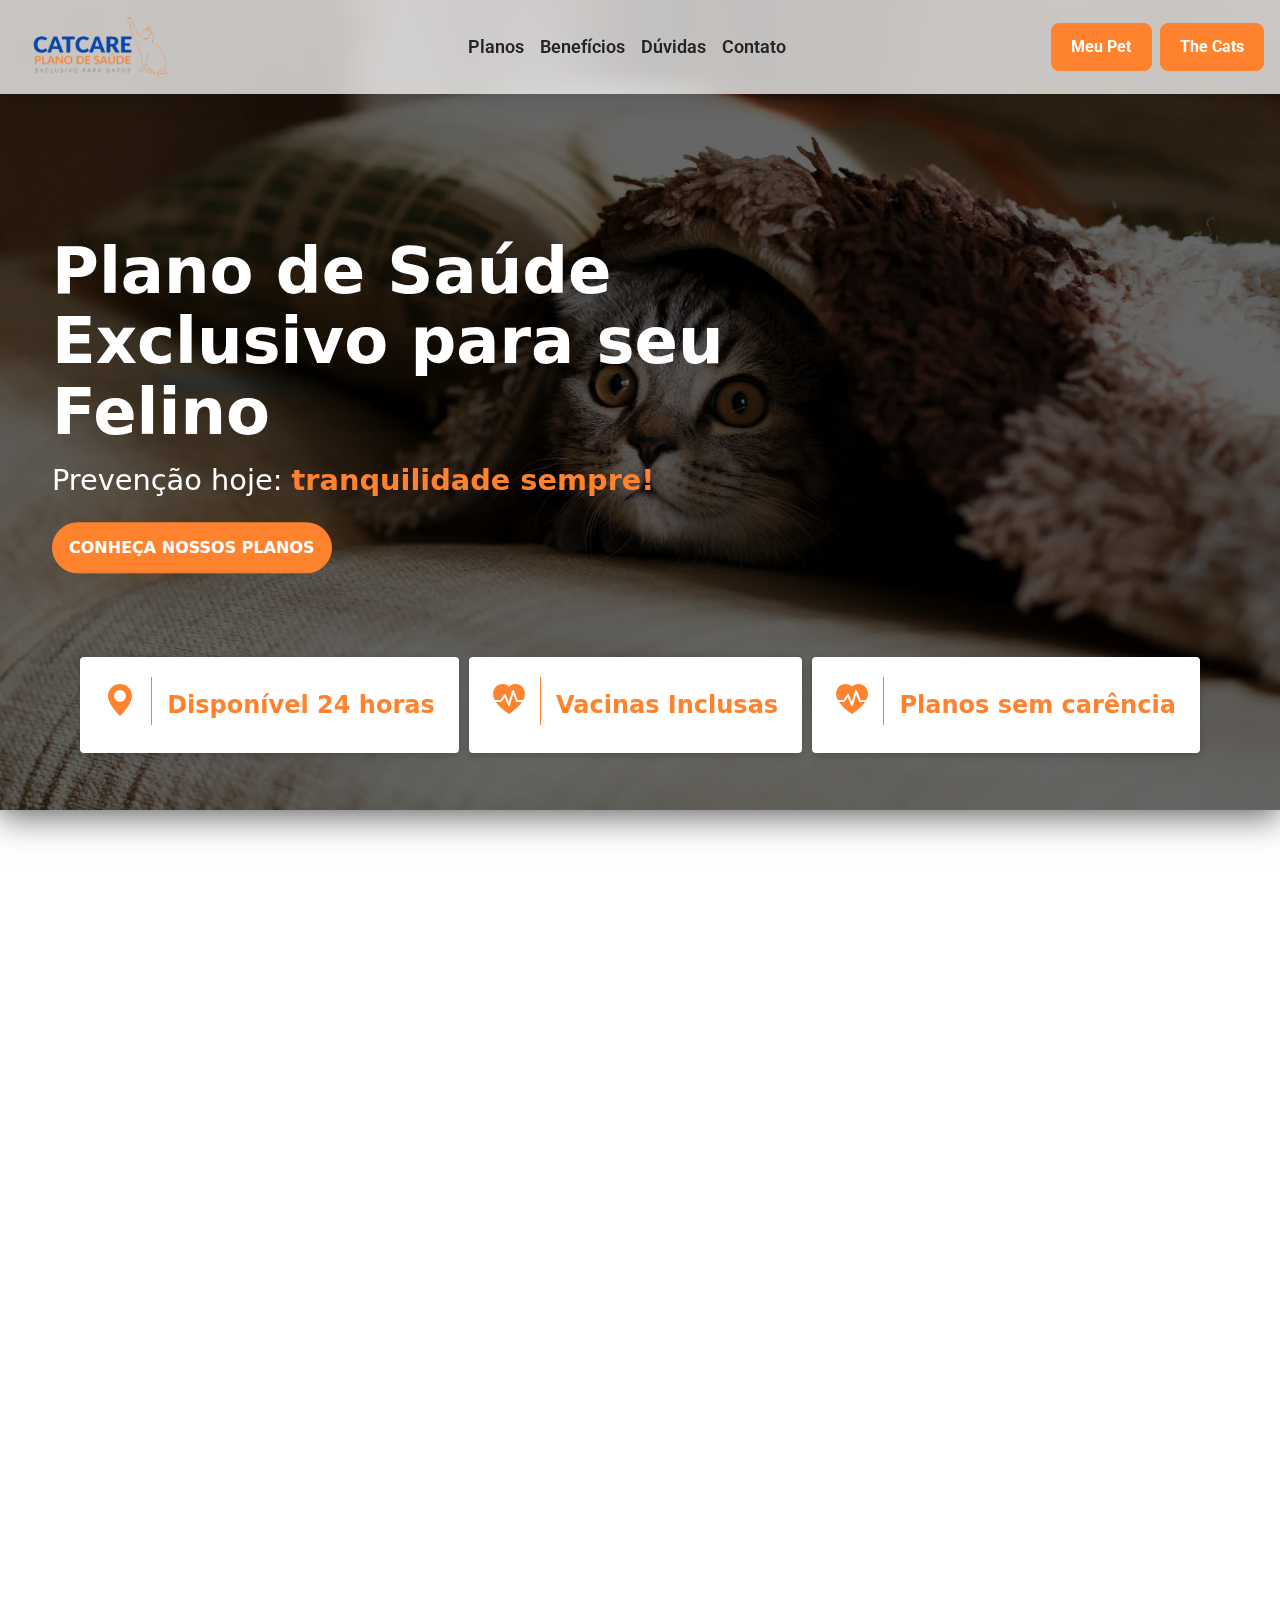
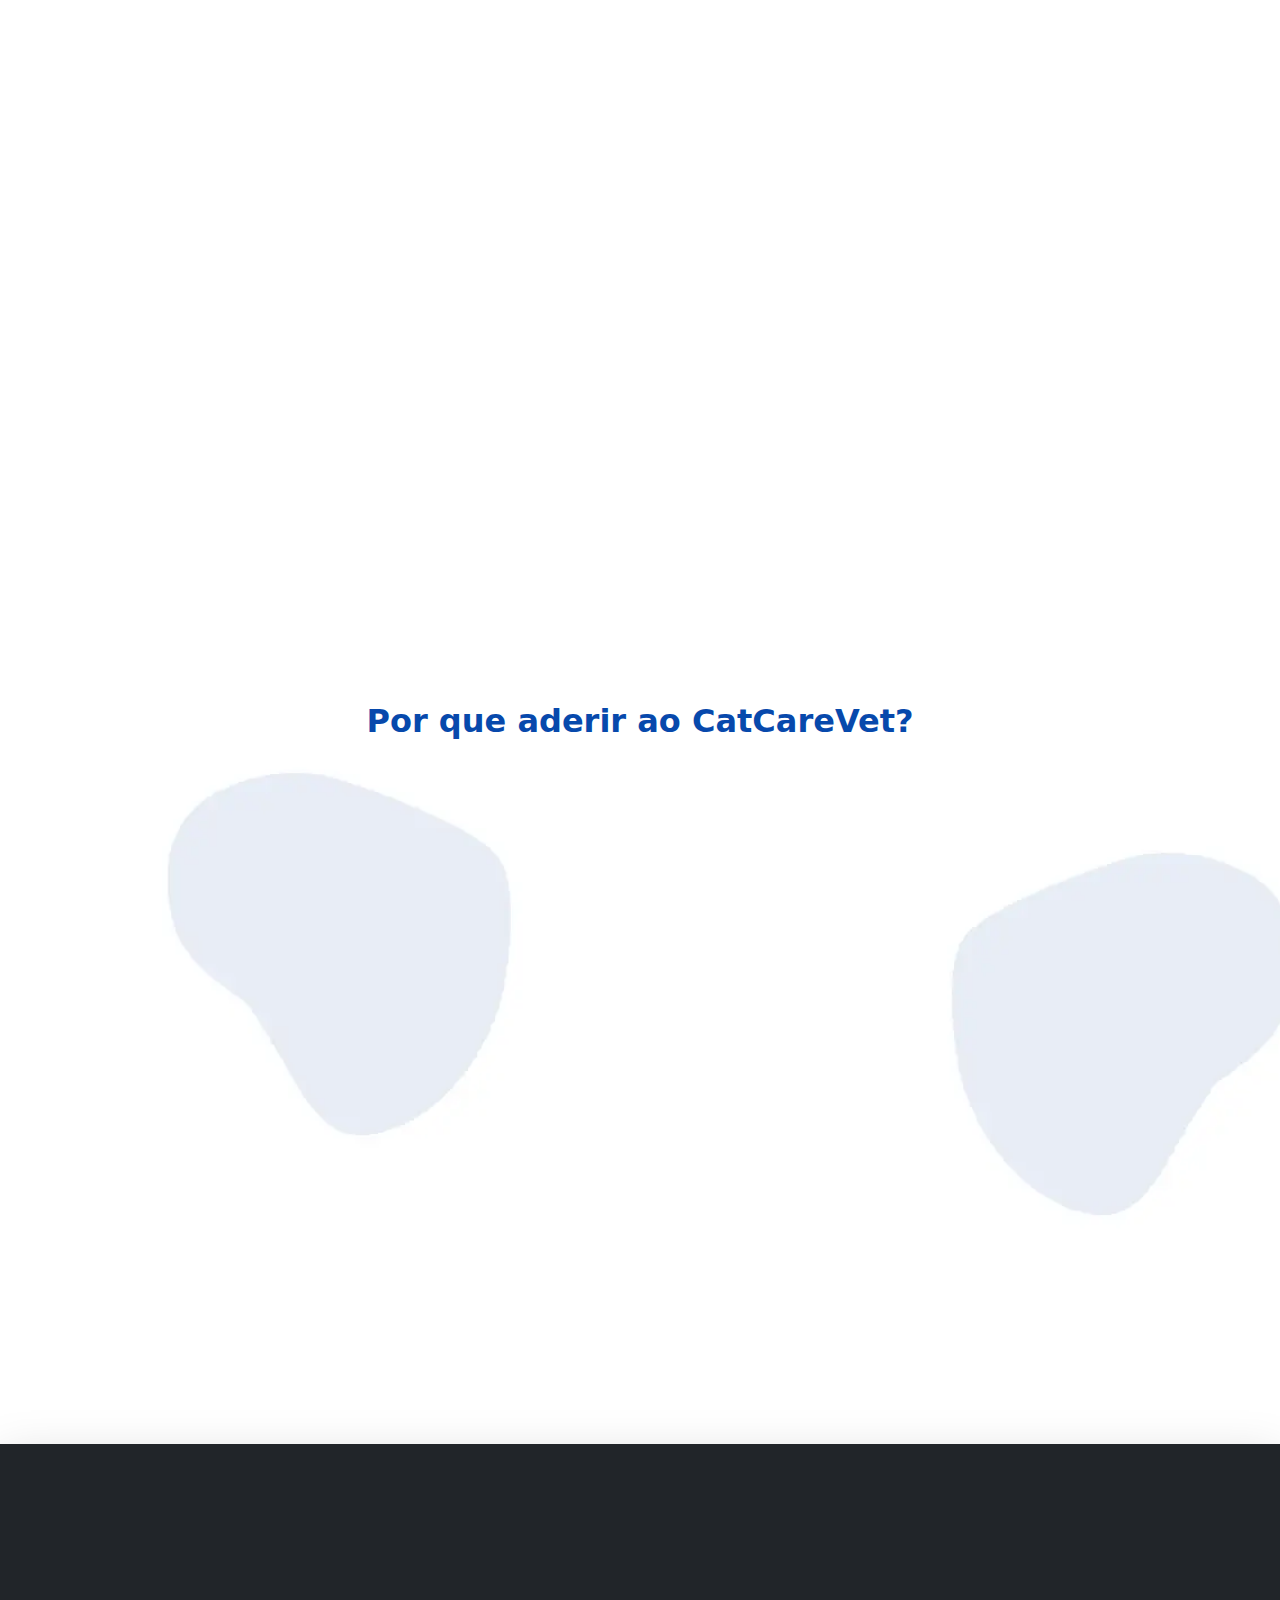
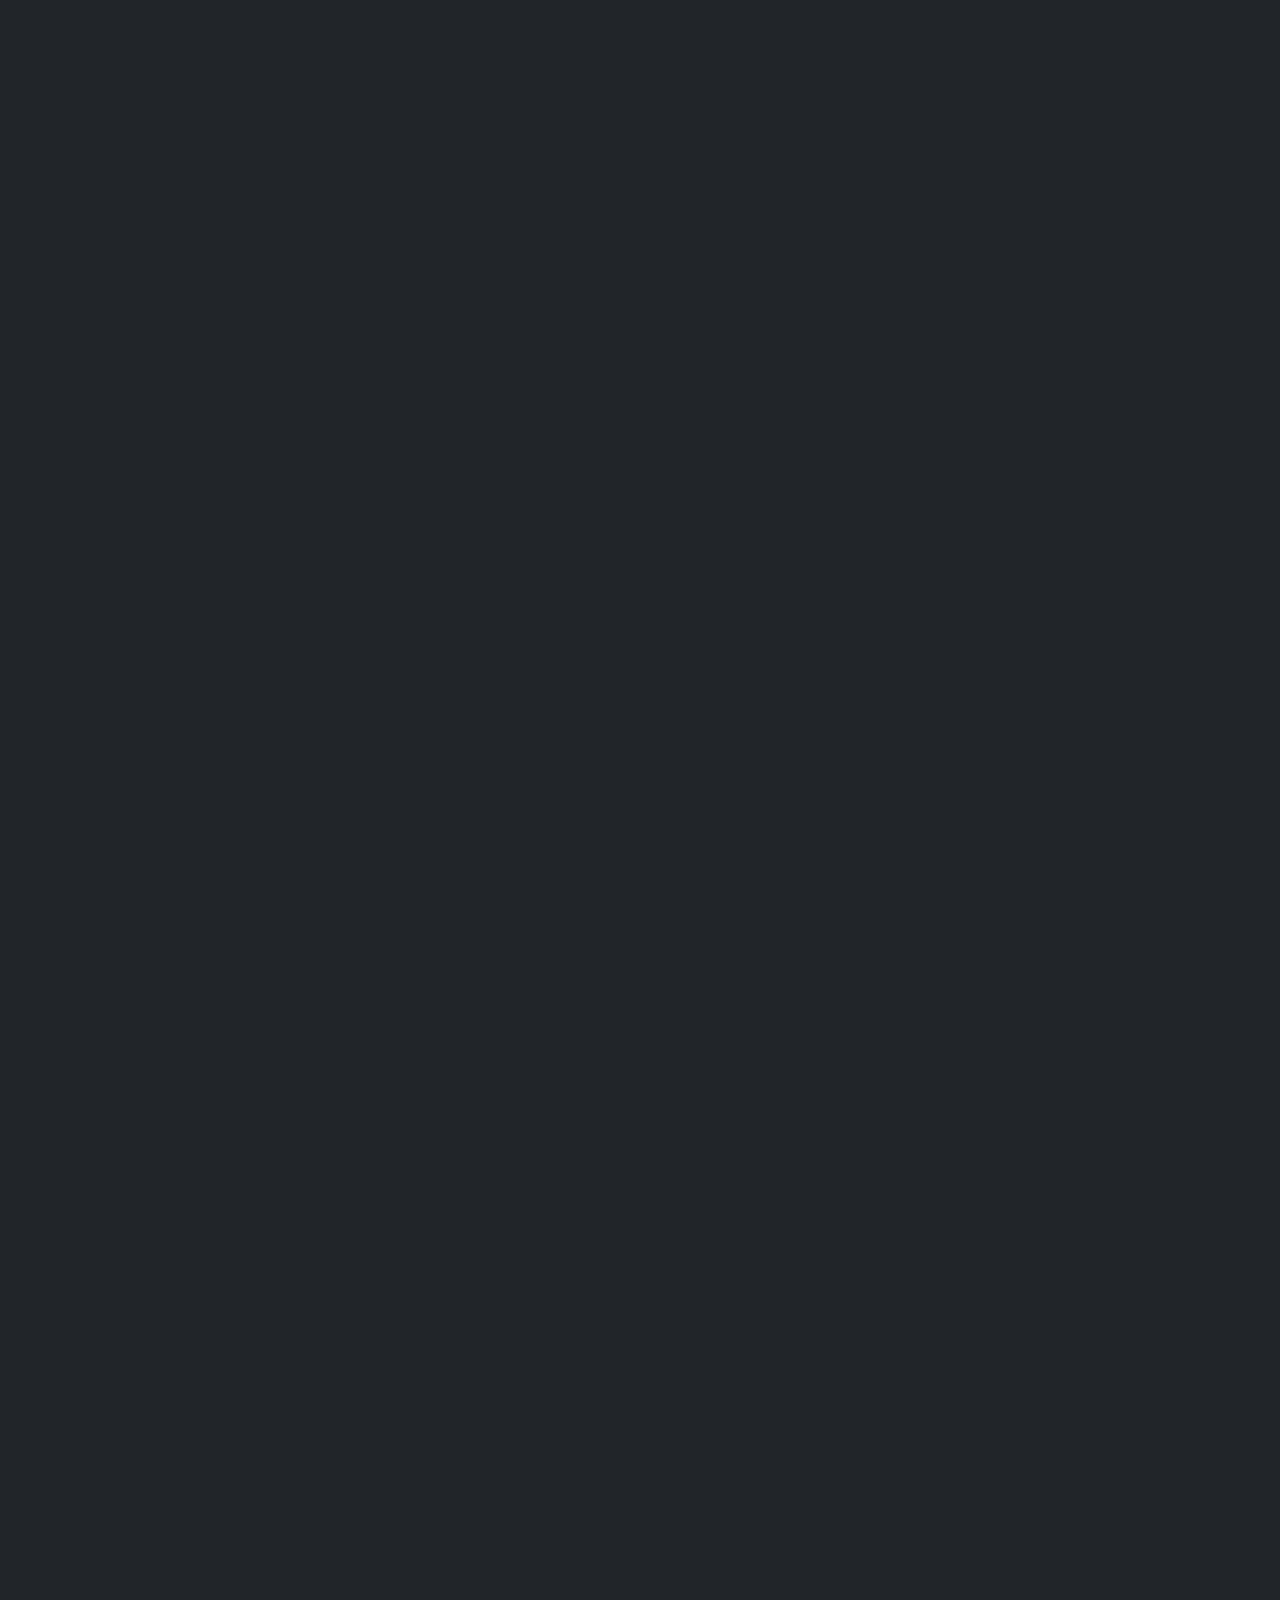
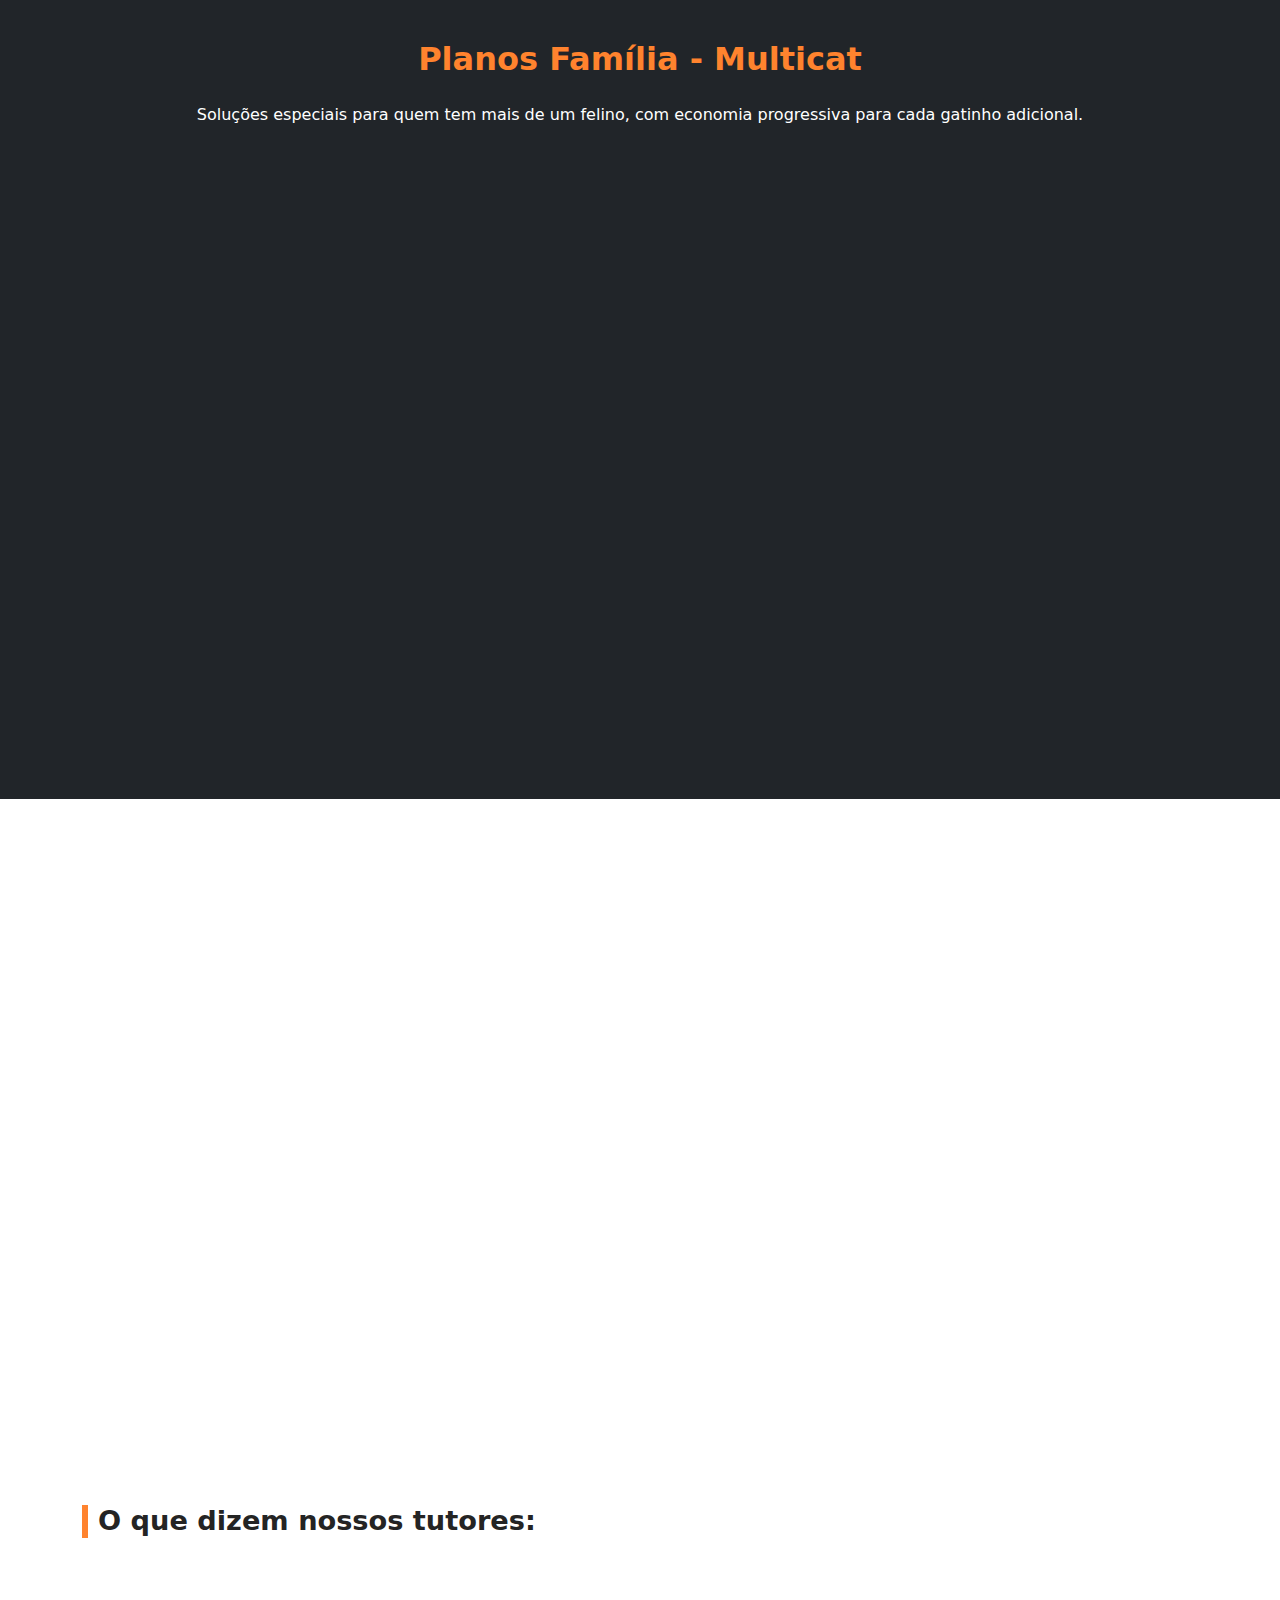
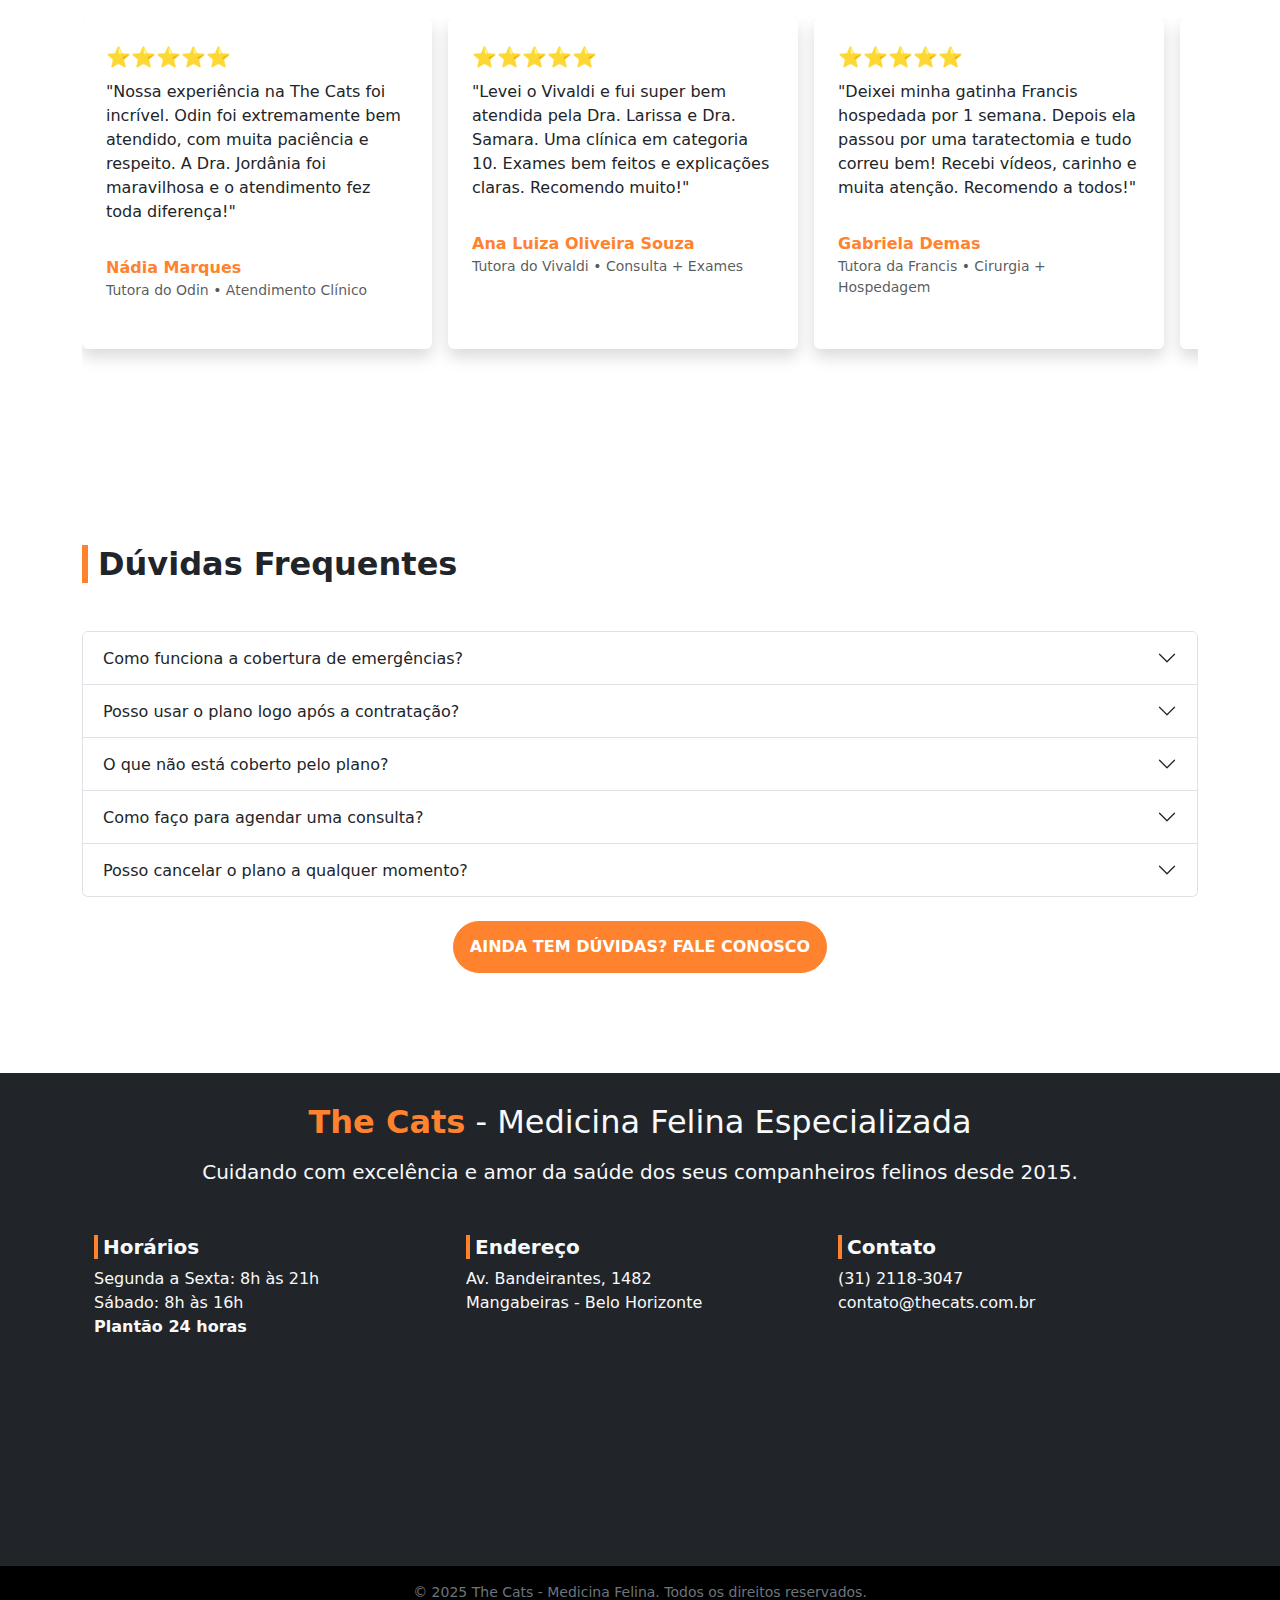
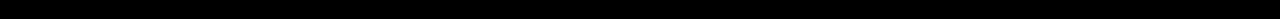
<file: CatCare/CatCare/index.html>
<!DOCTYPE html>
<html lang="en">
<head>
    <meta charset="UTF-8">
    <meta name="viewport" content="width=device-width, initial-scale=1.0">
    <title>CatCare</title>
    <link rel="stylesheet" href="assets/bootstrap.min.css">
    <link rel="stylesheet" href="assets/custom.css">
    <link rel="preload" as="image" href="assets/img/c1.webp">
    <link rel="preload" as="image" href="assets/img/c2.webp">
    <link rel="preload" as="image" href="assets/img/c3.webp">
    <link rel="icon" href="assets/img/fav.ico" type="image/x-icon">
    <!-- Preload o CSS para evitar bloqueio -->
    <link rel="preload" as="style" href="https://cdn.jsdelivr.net/npm/bootstrap-icons@1.11.3/font/bootstrap-icons.min.css">
    <!-- Carregamento normal com cache -->
    <link href="https://cdn.jsdelivr.net/npm/bootstrap-icons@1.11.3/font/bootstrap-icons.min.css" rel="stylesheet" media="all">



</head>

<body>
  
  <nav class="navbar navbar-expand-lg fixed-top px-3" >
    <div class="container-fluid custom-width-nav">
      
      <!-- Logo à esquerda -->
      <a class="navbar-brand" href="#">
        <img src="assets/img/logo.webp" alt="Logo CatCare">
      </a>
  
      <!-- Botão do menu mobile -->
      <button class="navbar-toggler" type="button" data-bs-toggle="collapse" data-bs-target="#navbarSupportedContent"
        aria-controls="navbarSupportedContent" aria-expanded="false" aria-label="Toggle navigation">
        <span class="navbar-toggler-icon"></span>
      </button>
  
      <!-- Centro e direita -->
      <div class="collapse navbar-collapse justify-content-between" id="navbarSupportedContent">
  
        <!-- Links centralizados -->
        <ul class="navbar-nav mx-auto mb-2 mb-lg-0">
          <li class="nav-item">
            <a class="nav-link" href="#planos">Planos</a>
          </li>
          <li class="nav-item">
            <a class="nav-link" href="#beneficios">benefícios</a>
          </li>
          <li class="nav-item">
            <a class="nav-link" href="#duvidas">dúvidas</a>
          </li>
          <li class="nav-item">
            <a class="nav-link" href="#contato">Contato</a>
          </li>

        </ul>
  
        <!-- Botões à direita -->
        <div class="d-flex flex-column flex-lg-row gap-2 right-btns">
          <a href="https://meu.simplespet.com.br/#/access/login?a=silvia-kurth" target="_blank" id="btn-nav">Meu Pet</a>
          <a href="https://edvyn.github.io/thecats/" id="btn-nav">The Cats</a>
        </div>
        
  
      </div>
    </div>
  </nav>

  <div class="container-hero position-relative" id="hero-container">
    <!-- Seção Hero -->
    <section id="hero" class="position-relative overflow-hidden img-shadow-strong">
      <div id="heroCarousel" class="carousel slide carousel-fade position-relative h-100" data-bs-ride="carousel" data-bs-interval="6000">

        <div class="carousel-inner h-100">
          <div class="carousel-item active h-100">
            <img src="assets/img/c1.webp" class="d-block w-100 h-100 zoom" alt="Gato fofo">
          </div>
          <div class="carousel-item h-100">
            <img src="assets/img/c2.webp" class="d-block w-100 h-100 zoom" alt="Gato descansando">
          </div>
          <div class="carousel-item h-100">
            <img src="assets/img/c3.webp" class="d-block w-100 h-100 zoom" alt="Gato descansando">
          </div>
        </div>

        <!-- Overlay escuro -->
        <div class="position-absolute top-0 start-0 w-100 h-100" style="background: rgba(0,0,0,0.6); z-index: 2;"></div>

        <!-- Conteúdo centralizado -->
        <div class="container position-absolute top-50 start-50 translate-middle text-white text-start" style="z-index: 3; max-width: 1200px;" id="hero-content">
          <h1 class="mb-3 display-4 fw-bold fu">Plano de Saúde Exclusivo para seu Felino</h1>
          <p class="lead mb-4 fu">Prevenção hoje: <span>tranquilidade sempre!</span></p>
          <a href="#planos" class="btn btn-light " id="btn-hero">CONHEÇA NOSSOS PLANOS</a>
        </div>
      </div>
    </section>

    <div class="div-interseccao d-flex justify-content-between flex-wrap text-dark text-center">
      <div class="item-intersecao fd" >
        <i class="bi bi-geo-alt-fill fs-2 mb-2"></i>
        Disponível 24 horas
      </div>
      <div class="item-intersecao fd delay-1" >
        <i class="bi bi-heart-pulse-fill fs-2 mb-2" style="transition-delay: 1s;"></i>
        Vacinas Inclusas
      </div>
      <div class="item-intersecao fd delay-2" >
        <i class="bi bi-heart-pulse-fill fs-2 mb-2" style="transition-delay: 2s;"></i>
        Planos sem carência
      </div>
    </div>
    
  </div>
  
  <section class="section-2 ">
    <div class="container">
      <div class="row align-items-center" style="gap: 40px;">
        <div class="col-md-5">
          <img src="assets/img/cats-hug.webp" alt="Gatinho confortável" class="img-fluid rounded fu" >
        </div>
        <div class="col-md-6 fd delay-1">
          <h2 class="mb-4 body-highlight">Por que seu gatinho merece o <span class="highlight"> CatCareVet? </span></h2>
          <h3 ><strong>Um lar longe do lar para o seu gatinho</strong></h3>
          <p>Imagine seu pequeno companheiro em um ambiente onde ele se sente seguro, sem latidos ou odores estressantes.</p>
          <p>Um lugar onde cada profissional entende as particularidades do seu bichano, desde seu ronronar até seus olhares mais sutis.</p>
          <p>Aqui, seu filho de quatro patas recebe atenção exclusivamente felina.</p>
        </div>
      </div>
    </div>
  </section>

  <section id="beneficios">
    <div class="container text-center">
      <h2 class="mb-3 fu">Cada momento com seu felino é <span class="highlight">precioso</span></h2>
      <p class="mb-5 fu">Por isso incluímos em todos os planos:</p>

      <div class="row g-4">
        <div class="col-md-4 fd">
          <div class="card h-100 border-0 shadow-sm">
            <div class="card-body">
              <i class="bi bi-shield-plus fs-1 mb-3"></i>
              <p class="card-text">Vacinação anual completa para manter seu bebê protegido</p>
            </div>
          </div>
        </div>

        <div class="col-md-4 fd">
          <div class="card h-100 border-0 shadow-sm">
            <div class="card-body">
              <i class="bi bi-heart-pulse fs-1 mb-3"></i>
              <p class="card-text">Anestesista dedicado que cuida do sono do seu pequeno como você faria</p>
            </div>
          </div>
        </div>

        <div class="col-md-4 fd">
          <div class="card h-100 border-0 shadow-sm">
            <div class="card-body">
              <i class="bi bi-clipboard-pulse fs-1 mb-3"></i>
              <p class="card-text">Exames que contam o que seu gatinho não consegue dizer</p>
            </div>
          </div>
        </div>

        <div class="col-md-4 fd delay-1">
          <div class="card h-100 border-0 shadow-sm">
            <div class="card-body">
              <i class="bi bi-hospital fs-1 mb-3"></i>
              <p class="card-text">Aconchego e cuidado durante internações</p>
            </div>
          </div>
        </div>

        <div class="col-md-4 fd delay-1">
          <div class="card h-100 border-0 shadow-sm">
            <div class="card-body">
              <i class="bi bi-eyedropper fs-1 mb-3"></i>
              <p class="card-text">Ultrassom com cistocentese feito por mãos que entendem o valor de cada ronronado</p>
            </div>
          </div>
        </div>

        <div class="col-md-4 fd delay-1">
          <div class="card h-100 border-0 shadow-sm">
            <div class="card-body">
              <i class="bi bi-tags fs-1 mb-3"></i>
              <p class="card-text">Descontos exclusivos para tudo que seu filho de quatro patas possa precisar além do plano</p>
            </div>
          </div>
        </div>
      </div>
    </div>
  </section>


  <section id="wcu">
    <div class="container text-center">
      <h2 class="mb-4 fw-bold custom-heading">Por que aderir ao CatCareVet?</h2>
  
      <div class="row g-4 justify-content-center ">
        <!-- Card com plano -->
        <div class="col-md-4 fu">
          <div class="card card-hover h-100 border-4 shadow" style="border-color: #0749AC; position: relative; border-radius: 20px;">
            <div class="position-absolute top-0 start-50 translate-middle badge bg-warning text-dark rounded-pill px-3 py-1" style="z-index: 1; margin-top: 0px;">
              ⭐ MAIS ECONÔMICO ⭐
            </div>
            <div class="card-body d-flex flex-column align-items-center text-center">
              <h5 class="card-title fw-bold" style="color: #0749AC;">Com o CatCareVet…</h5>
              <ul class="mb-4 plan-list list-unstyled text-start">
                <li><i class="bi bi-patch-check-fill"></i> Seu orçamento respira aliviado com economia de até 40%, permitindo mais mimos especiais</li>
                <li><i class="bi bi-patch-check-fill"></i> Detectamos o que seu pequeno tenta esconder, porque conhecemos cada miado, cada olhar</li>
                <li><i class="bi bi-patch-check-fill"></i> Você dorme tranquilo sabendo exatamente quanto investirá na saúde do seu filho felino</li>
                <li><i class="bi bi-patch-check-fill"></i> Seu gatinho é recebido como membro da família em um ambiente onde cada ronronado importa</li>
              </ul>
              <a href="#formulario" class="btn" id="btn-hero" style="border-radius: 30px;">QUERO ESSA TRANQUILIDADE</a>
            </div>
          </div>
        </div>
  
        <!-- Card sem plano -->
        <div class="col-md-4 fu delay-1" >
          <div class="card card-hover border-0 shadow not-plan" style="border-radius: 20px;" id="sem-plano">
            <div class="card-body d-flex flex-column align-items-center text-center">
              <h5 class="fw-bold">Sem um plano de saúde...</h5>
              <ul class="mb-4 plan-list list-unstyled text-start">
                <li><i class="bi bi-x-circle-fill"></i> Seu gatinho esconde a dor até que ela se torne insuportável, quebrando seu coração</li>
                <li><i class="bi bi-x-circle-fill"></i> O susto de uma emergência pode significar escolhas difíceis entre R$1.000 e R$5.000 inesperadamente</li>
                <li><i class="bi bi-x-circle-fill"></i> Sem check-ups regulares, você perde momentos preciosos que poderiam ser de tratamento e cura</li>
                <li><i class="bi bi-x-circle-fill"></i> Seu companheiro pode ter sua qualidade de vida comprometida quando o diagnóstico chega tarde demais</li>
              </ul>
            </div>
          </div>
        </div>
      </div>
    </div>
  </section>
  

  <section id="uti">
    <section class="d-flex flex-column flex-lg-row align-items-stretch shadow-lg bg-dark">
      <!-- Imagem à direita -->
      <div class="col-12 col-lg-7">
        <img src="assets/img/cat-uti.webp" alt="Gato saudável" class="w-100 h-100 object-fit-cover img-shadow-strong fl delay-1" >
      </div>

      <div class="col-12 col-lg-5 d-flex flex-column justify-content-center py-5 fd " id="uti-text" >
        <h2 class="mb-3">UTI Felina de Referência</h2>
        <p>Nossos pacientes têm acesso à tecnologia de ponta para diagnóstico e tratamento, em um ambiente exclusivamente pensado para gatos.</p>
        <h5 class="mt-3 mb-2">Equipamentos Destacados:</h5>
        <ul class="list-unstyled">
          <li><i class="bi bi-patch-check-fill"></i> Suporte Respiratório Avançado</li>
          <li><i class="bi bi-patch-check-fill"></i> Monitoramento Multiparamétrico</li>
          <li><i class="bi bi-patch-check-fill"></i> Bombas de Infusão Precisas</li>
          <li><i class="bi bi-patch-check-fill"></i> Ultrassom Portátil Lumine Phillips</li>
          <li><i class="bi bi-patch-check-fill"></i> Desfibrilador Cardíaco</li>
          <li><i class="bi bi-patch-check-fill"></i> Incubadora com Controle Ambiental</li>
        </ul>
        <a href="https://wa.me/5531987654321" target="_blank" class="btn" id="btn-hero" >
          PROTEJA SEU GATO COM O CATCAREVET
        </a>
      </div>
    </section>
    
  </section>
  

<!---planos-->


<section class="bg-dark" id="planos" >
  <div class="container text-center">
    <div class="container-planos-title fd">
      <h2 class="mb-4 fw-bold">Escolha o plano ideal para seu felino</h2>
      <p class="mb-2 text-white fs-5" >Nossos planos foram cuidadosamente elaborados para atender diferentes necessidades e orçamentos, garantindo sempre o melhor cuidado.</p></div>

    <div class="row g-4">
      <!-- Plano Básico -->
      <div class="col-md-4">
        <div class="card card-hover border-0 shadow fd delay-1" style="border-radius: 20px;">
          <div class="card-body">
            <h5 class="card-title fw-bold" style="color: #0749AC;">Plano Básico</h5>
            <img src="assets/img/plano-basico.webp" alt="">
            <p class="card-text fs-4 fw-semibold">R$449,90/mês <br><small>(12x sem juros)</small></p>
            <ul class="text-start mb-4 plan-list">
              <li><svg xmlns="http://www.w3.org/2000/svg" width="16" height="16" fill="currentColor" viewBox="0 0 16 16"><path d="M13.485 1.929a.75.75 0 0 1 1.06 1.06l-8 8a.75.75 0 0 1-1.06 0l-4-4a.75.75 0 1 1 1.06-1.06L6 8.439l7.485-7.51z"/></svg>1 consulta anual</li>
              <li><svg xmlns="http://www.w3.org/2000/svg" width="16" height="16" fill="currentColor" viewBox="0 0 16 16"><path d="M13.485 1.929a.75.75 0 0 1 1.06 1.06l-8 8a.75.75 0 0 1-1.06 0l-4-4a.75.75 0 1 1 1.06-1.06L6 8.439l7.485-7.51z"/></svg>Internação: até 3 dias (simples)</li>
              <li><svg xmlns="http://www.w3.org/2000/svg" width="16" height="16" fill="currentColor" viewBox="0 0 16 16"><path d="M13.485 1.929a.75.75 0 0 1 1.06 1.06l-8 8a.75.75 0 0 1-1.06 0l-4-4a.75.75 0 1 1 1.06-1.06L6 8.439l7.485-7.51z"/></svg>Exames: chem6 + creatinina, chem10</li>
              <li><svg xmlns="http://www.w3.org/2000/svg" width="16" height="16" fill="currentColor" viewBox="0 0 16 16"><path d="M13.485 1.929a.75.75 0 0 1 1.06 1.06l-8 8a.75.75 0 0 1-1.06 0l-4-4a.75.75 0 1 1 1.06-1.06L6 8.439l7.485-7.51z"/></svg>US abdominal + cistocentese</li>
              <li><svg xmlns="http://www.w3.org/2000/svg" width="16" height="16" fill="currentColor" viewBox="0 0 16 16"><path d="M13.485 1.929a.75.75 0 0 1 1.06 1.06l-8 8a.75.75 0 0 1-1.06 0l-4-4a.75.75 0 1 1 1.06-1.06L6 8.439l7.485-7.51z"/></svg>Urina, eletrocardiograma, FeLV/FIV</li>
              <li><svg xmlns="http://www.w3.org/2000/svg" width="16" height="16" fill="currentColor" viewBox="0 0 16 16"><path d="M13.485 1.929a.75.75 0 0 1 1.06 1.06l-8 8a.75.75 0 0 1-1.06 0l-4-4a.75.75 0 1 1 1.06-1.06L6 8.439l7.485-7.51z"/></svg>1 anestesia com anestesista</li>
              <li><svg xmlns="http://www.w3.org/2000/svg" width="16" height="16" fill="currentColor" viewBox="0 0 16 16"><path d="M13.485 1.929a.75.75 0 0 1 1.06 1.06l-8 8a.75.75 0 0 1-1.06 0l-4-4a.75.75 0 1 1 1.06-1.06L6 8.439l7.485-7.51z"/></svg>Vacinação (V5 + raiva)</li>
              <li><svg xmlns="http://www.w3.org/2000/svg" width="16" height="16" fill="currentColor" viewBox="0 0 16 16"><path d="M13.485 1.929a.75.75 0 0 1 1.06 1.06l-8 8a.75.75 0 0 1-1.06 0l-4-4a.75.75 0 1 1 1.06-1.06L6 8.439l7.485-7.51z"/></svg>5% de desconto em outros serviços</li>
            </ul>
            <a href="#" class="btn w-100 fw-bold text-white" style="background-color: #FF832E;">QUERO ESTE PLANO</a>
          </div>
        </div>
      </div>

      <!-- Plano Intermediário -->
      <div class="col-md-4">
        <div class="card card-hover border-3 shadow fd" style="border-color: #FF832E; position: relative; border-radius: 20px;">
          <div class="position-absolute top-0 start-50 translate-middle badge bg-warning text-dark rounded-pill px-3 py-1" style="z-index: 1; margin-top: 0px;">
            ⭐ MAIS POPULAR ⭐
          </div>
          <div class="card-body">
            <h5 class="card-title fw-bold" style="color: #0749AC;">Plano Intermediário</h5>
            <img src="assets/img/plano-medio.webp" alt="">
            <p class="card-text fs-4 fw-semibold">R$695,90/mês <br><small>(12x sem juros)</small></p>
            <ul class="text-start mb-4 plan-list">
              <li><svg xmlns="http://www.w3.org/2000/svg" width="16" height="16" fill="currentColor" viewBox="0 0 16 16"><path d="M13.485 1.929a.75.75 0 0 1 1.06 1.06l-8 8a.75.75 0 0 1-1.06 0l-4-4a.75.75 0 1 1 1.06-1.06L6 8.439l7.485-7.51z"/></svg>2 consultas por ano</li>
              <li><svg xmlns="http://www.w3.org/2000/svg" width="16" height="16" fill="currentColor" viewBox="0 0 16 16"><path d="M13.485 1.929a.75.75 0 0 1 1.06 1.06l-8 8a.75.75 0 0 1-1.06 0l-4-4a.75.75 0 1 1 1.06-1.06L6 8.439l7.485-7.51z"/></svg>Internação: até 5 dias (simples)</li>
              <li><svg xmlns="http://www.w3.org/2000/svg" width="16" height="16" fill="currentColor" viewBox="0 0 16 16"><path d="M13.485 1.929a.75.75 0 0 1 1.06 1.06l-8 8a.75.75 0 0 1-1.06 0l-4-4a.75.75 0 1 1 1.06-1.06L6 8.439l7.485-7.51z"/></svg>Exames: chem6 + creatinina, chem10, lyte 4</li>
              <li><svg xmlns="http://www.w3.org/2000/svg" width="16" height="16" fill="currentColor" viewBox="0 0 16 16"><path d="M13.485 1.929a.75.75 0 0 1 1.06 1.06l-8 8a.75.75 0 0 1-1.06 0l-4-4a.75.75 0 1 1 1.06-1.06L6 8.439l7.485-7.51z"/></svg>US abdominal + cistocentese</li>
              <li><svg xmlns="http://www.w3.org/2000/svg" width="16" height="16" fill="currentColor" viewBox="0 0 16 16"><path d="M13.485 1.929a.75.75 0 0 1 1.06 1.06l-8 8a.75.75 0 0 1-1.06 0l-4-4a.75.75 0 1 1 1.06-1.06L6 8.439l7.485-7.51z"/></svg>Urina, FeLV/FIV</li>
              <li><svg xmlns="http://www.w3.org/2000/svg" width="16" height="16" fill="currentColor" viewBox="0 0 16 16"><path d="M13.485 1.929a.75.75 0 0 1 1.06 1.06l-8 8a.75.75 0 0 1-1.06 0l-4-4a.75.75 0 1 1 1.06-1.06L6 8.439l7.485-7.51z"/></svg>1 eletrocardiograma</li>
              <li><svg xmlns="http://www.w3.org/2000/svg" width="16" height="16" fill="currentColor" viewBox="0 0 16 16"><path d="M13.485 1.929a.75.75 0 0 1 1.06 1.06l-8 8a.75.75 0 0 1-1.06 0l-4-4a.75.75 0 1 1 1.06-1.06L6 8.439l7.485-7.51z"/></svg>1 anestesia com anestesista</li>
              <li><svg xmlns="http://www.w3.org/2000/svg" width="16" height="16" fill="currentColor" viewBox="0 0 16 16"><path d="M13.485 1.929a.75.75 0 0 1 1.06 1.06l-8 8a.75.75 0 0 1-1.06 0l-4-4a.75.75 0 1 1 1.06-1.06L6 8.439l7.485-7.51z"/></svg>Cremação coletiva</li>
              <li><svg xmlns="http://www.w3.org/2000/svg" width="16" height="16" fill="currentColor" viewBox="0 0 16 16"><path d="M13.485 1.929a.75.75 0 0 1 1.06 1.06l-8 8a.75.75 0 0 1-1.06 0l-4-4a.75.75 0 1 1 1.06-1.06L6 8.439l7.485-7.51z"/></svg>8% de desconto em outros serviços</li>
            </ul>
            <a href="#" class="btn w-100 fw-bold text-white" style="background-color: #FF832E;">QUERO ESTE PLANO</a>
          </div>
        </div>
      </div>

      <!-- Plano Completo -->
      <div class="col-md-4">
        <div class="card card-hover h-100 border-0 shadow fd delay-2" style="border-radius: 20px;">
          <div class="card-body">
            <h5 class="card-title fw-bold" style="color: #0749AC;">Plano Completo</h5>
            <img src="assets/img/plano-completo.webp" alt="">
            <p class="card-text fs-4 fw-semibold">R$875,90/mês <br><small>(12x sem juros)</small></p>
            <ul class="text-start mb-4 plan-list">
              <li>
                <svg xmlns="http://www.w3.org/2000/svg" width="16" height="16" fill="currentColor" viewBox="0 0 16 16" class="me-2">
                  <path d="M13.485 1.929a.75.75 0 0 1 1.06 1.06l-8 8a.75.75 0 0 1-1.06 0l-4-4a.75.75 0 1 1 1.06-1.06L6 8.439l7.485-7.51z"/>
                </svg>
                Consultas ILIMITADAS
              </li>
              <li>
                <svg xmlns="http://www.w3.org/2000/svg" width="16" height="16" fill="currentColor" viewBox="0 0 16 16" class="me-2">
                  <path d="M13.485 1.929a.75.75 0 0 1 1.06 1.06l-8 8a.75.75 0 0 1-1.06 0l-4-4a.75.75 0 1 1 1.06-1.06L6 8.439l7.485-7.51z"/>
                </svg>
                Internação: 5 dias (simples), 3 dias (semi-UTI), 2 dias (UTI)
              </li>
              <li>
                <svg xmlns="http://www.w3.org/2000/svg" width="16" height="16" fill="currentColor" viewBox="0 0 16 16" class="me-2">
                  <path d="M13.485 1.929a.75.75 0 0 1 1.06 1.06l-8 8a.75.75 0 0 1-1.06 0l-4-4a.75.75 0 1 1 1.06-1.06L6 8.439l7.485-7.51z"/>
                </svg>
                Exames avançados: hemogasometria, FPL
              </li>
              <li>
                <svg xmlns="http://www.w3.org/2000/svg" width="16" height="16" fill="currentColor" viewBox="0 0 16 16" class="me-2">
                  <path d="M13.485 1.929a.75.75 0 0 1 1.06 1.06l-8 8a.75.75 0 0 1-1.06 0l-4-4a.75.75 0 1 1 1.06-1.06L6 8.439l7.485-7.51z"/>
                </svg>
                Urina rotina, urocultura, FeLV/FIV
              </li>
              <li>
                <svg xmlns="http://www.w3.org/2000/svg" width="16" height="16" fill="currentColor" viewBox="0 0 16 16" class="me-2">
                  <path d="M13.485 1.929a.75.75 0 0 1 1.06 1.06l-8 8a.75.75 0 0 1-1.06 0l-4-4a.75.75 0 1 1 1.06-1.06L6 8.439l7.485-7.51z"/>
                </svg>
                Ultrassom abdominal com cistocentese
              </li>
              <li>
                <svg xmlns="http://www.w3.org/2000/svg" width="16" height="16" fill="currentColor" viewBox="0 0 16 16" class="me-2">
                  <path d="M13.485 1.929a.75.75 0 0 1 1.06 1.06l-8 8a.75.75 0 0 1-1.06 0l-4-4a.75.75 0 1 1 1.06-1.06L6 8.439l7.485-7.51z"/>
                </svg>
                1 castração com anestesia
              </li>
              <li>
                <svg xmlns="http://www.w3.org/2000/svg" width="16" height="16" fill="currentColor" viewBox="0 0 16 16" class="me-2">
                  <path d="M13.485 1.929a.75.75 0 0 1 1.06 1.06l-8 8a.75.75 0 0 1-1.06 0l-4-4a.75.75 0 1 1 1.06-1.06L6 8.439l7.485-7.51z"/>
                </svg>
                Cremação coletiva
              </li>
              <li>
                <svg xmlns="http://www.w3.org/2000/svg" width="16" height="16" fill="currentColor" viewBox="0 0 16 16" class="me-2">
                  <path d="M13.485 1.929a.75.75 0 0 1 1.06 1.06l-8 8a.75.75 0 0 1-1.06 0l-4-4a.75.75 0 1 1 1.06-1.06L6 8.439l7.485-7.51z"/>
                </svg>
                10% de desconto em outros serviços
              </li>
            </ul>
            <a href="#" class="btn w-100 fw-bold text-white" style="background-color: #FF832E;">QUERO ESTE PLANO</a>
          </div>
        </div>
      </div>
      
    </div>
  </div>
</section>


<section class="bg-dark" id="planos-multicat">
  <div class="container text-center">
    <h2 class="mb-4 fw-bold highlight">Planos Família - Multicat</h2>
    <p class="mb-2 text-white">Soluções especiais para quem tem mais de um felino, com economia progressiva para cada gatinho adicional.</p>
    <img src="assets/img/multicat.webp" alt="ícone multicat" class="mb-4 fu delay-2">


    <div class="row g-4">
      <!-- Multicat: 2 Gatos -->
      <div class="col-md-4">
        <div class="card card-hover h-100 border-0 shadow fd delay-1" style="border-radius: 20px;">
          <div class="card-body">
            <h5 class="card-title fw-bold" style="color: #0749AC;">Multicat: 2 Gatos</h5>
            <p class="card-text fs-4 fw-semibold text-success">R$519,90/mês <br><small class="text-muted">(12x sem juros)</small></p>
            <ul class="text-start mb-4 plan-list">
              <li><svg xmlns="http://www.w3.org/2000/svg" fill="currentColor" viewBox="0 0 16 16"><path d="M13.485 1.929a.75.75 0 0 1 1.06 1.06l-8 8a.75.75 0 0 1-1.06 0l-4-4a.75.75 0 1 1 1.06-1.06L6 8.439l7.485-7.51z"/></svg>Consultas, exames e vacinas para 2 gatos</li>
              <li><svg xmlns="http://www.w3.org/2000/svg" fill="currentColor" viewBox="0 0 16 16"><path d="M13.485 1.929a.75.75 0 0 1 1.06 1.06l-8 8a.75.75 0 0 1-1.06 0l-4-4a.75.75 0 1 1 1.06-1.06L6 8.439l7.485-7.51z"/></svg>Economia de R$379,90/mês comparado a planos individuais</li>
            </ul>
            <a href="#" class="btn w-100 fw-bold text-white" style="background-color: #FF832E;">QUERO ESTE PLANO</a>
          </div>
        </div>
      </div>

      <!-- Multicat: 3 Gatos -->
      <div class="col-md-4">
        <div class="card card-hover h-100 border-3 shadow fd" style="border-radius: 20px;">
          <div class="card-body">
            <h5 class="card-title fw-bold" style="color: #0749AC;">Multicat: 3 Gatos</h5>
            <p class="card-text fs-4 fw-semibold text-success">R$619,90/mês <br><small class="text-muted">(12x sem juros)</small></p>
            <ul class="text-start mb-4 plan-list">
              <li><svg xmlns="http://www.w3.org/2000/svg" fill="currentColor" viewBox="0 0 16 16"><path d="M13.485 1.929a.75.75 0 0 1 1.06 1.06l-8 8a.75.75 0 0 1-1.06 0l-4-4a.75.75 0 1 1 1.06-1.06L6 8.439l7.485-7.51z"/></svg>Consultas, exames e vacinas para 3 gatos</li>
              <li><svg xmlns="http://www.w3.org/2000/svg" fill="currentColor" viewBox="0 0 16 16"><path d="M13.485 1.929a.75.75 0 0 1 1.06 1.06l-8 8a.75.75 0 0 1-1.06 0l-4-4a.75.75 0 1 1 1.06-1.06L6 8.439l7.485-7.51z"/></svg>Economia de R$729,80/mês comparado a planos individuais</li>
            </ul>
            <a href="#" class="btn w-100 fw-bold text-white" style="background-color: #FF832E;">QUERO ESTE PLANO</a>
          </div>
        </div>
      </div>

      <!-- Multicat: 4 Gatos -->
      <div class="col-md-4">
        <div class="card card-hover h-100 border-3 shadow fd delay-2" style=" border-color: #FF832E; position: relative; border-radius: 20px;">
          <div class="position-absolute top-0 start-50 translate-middle badge bg-warning text-dark rounded-pill px-3 py-1" style="z-index: 1; margin-top: 0px;">
            ⭐ MAIS ECONÔMICO ⭐
          </div>
          <div class="card-body">
            <h5 class="card-title fw-bold" style="color: #0749AC;">Multicat: 4 Gatos</h5>
            <p class="card-text fs-4 fw-semibold text-success">R$759,90/mês <br><small class="text-muted">(12x sem juros)</small></p>
            <ul class="text-start mb-4 plan-list">
              <li><svg xmlns="http://www.w3.org/2000/svg" fill="currentColor" viewBox="0 0 16 16"><path d="M13.485 1.929a.75.75 0 0 1 1.06 1.06l-8 8a.75.75 0 0 1-1.06 0l-4-4a.75.75 0 1 1 1.06-1.06L6 8.439l7.485-7.51z"/></svg>Consultas, exames e vacinas para 4 gatos</li>
              <li><svg xmlns="http://www.w3.org/2000/svg" fill="currentColor" viewBox="0 0 16 16"><path d="M13.485 1.929a.75.75 0 0 1 1.06 1.06l-8 8a.75.75 0 0 1-1.06 0l-4-4a.75.75 0 1 1 1.06-1.06L6 8.439l7.485-7.51z"/></svg>Economia de R$1.039,70/mês comparado a planos individuais</li>
            </ul>
            <a href="#" class="btn w-100 fw-bold text-white" style="background-color: #FF832E;">QUERO ESTE PLANO</a>
          </div>
        </div>
      </div>
    </div>
  </div>
</section>

<section class="py-5" id="silvia">
    <div class="container">
      <div class="row align-items-center">
        <div class="col-md-5 text-center">
          <img src="assets/img/silvia.png" alt="Dra. Silvia Kurth" class="img-fluid fl delay-1" style="max-width: 100%;">
        </div>
        <div class="col-md-7 fd delay-1">
          <h2 class="fw-bold mb-3">Dra. Silvia Kurth</h2>
          <p class="mb-1 text-muted fs-5">Médica Veterinária Especialista em Felinos e Intensivista</p>
          <ul class="list-unstyled mt-3 mb-4">
            <li class="mb-2"><i class="bi bi-patch-check-fill text-success me-2"></i>Mais de 15 anos dedicados exclusivamente à medicina felina</li>
            <li class="mb-2"><i class="bi bi-people-fill text-success me-2"></i>Membro da Sociedade Brasileira de Medicina Felina</li>
            <li><i class="bi bi-heart-fill text-danger me-2"></i>Mais de 2.000 vidas felinas impactadas</li>
          </ul>
          <blockquote class="blockquote px-4 py-3 bg-white rounded shadow-sm fl delay-2" >
            <p class="mb-0 fst-italic">"Cada gato é único, e merece um cuidado que respeite suas particularidades. Essa filosofia inspirou a criação do CatCareVet: um plano que entende as necessidades específicas dos felinos."</p>
          </blockquote>
        </div>
      </div>
  </div>
</section>


<section class="container my-5" id="tutores">
  <h2 class="body-highlight">O que dizem nossos tutores:</h2>

  <div class="d-flex gap-3 overflow-auto pb-5">

    <!-- Depoimento 1 -->
    <div class="flex-shrink-0" style="width: 350px;">
      <div class="card h-100 border-0 shadow p-4">
        <div class="mb-2 text-warning fs-5">⭐⭐⭐⭐⭐</div>
        <p>"Nossa experiência na The Cats foi incrível. Odin foi extremamente bem atendido, com muita paciência e respeito. A Dra. Jordânia foi maravilhosa e o atendimento fez toda diferença!"</p>
        <p class="fw-bold mt-3 mb-0 highlight">Nádia Marques</p>
        <small class="text-muted">Tutora do Odin • Atendimento Clínico</small>
      </div>
    </div>

    <!-- Depoimento 2 -->
    <div class="flex-shrink-0" style="width: 350px;">
      <div class="card h-100 border-0 shadow p-4">
        <div class="mb-2 text-warning fs-5">⭐⭐⭐⭐⭐</div>
        <p>"Levei o Vivaldi e fui super bem atendida pela Dra. Larissa e Dra. Samara. Uma clínica em categoria 10. Exames bem feitos e explicações claras. Recomendo muito!"</p>
        <p class="fw-bold mt-3 mb-0 highlight">Ana Luiza Oliveira Souza</p>
        <small class="text-muted">Tutora do Vivaldi • Consulta + Exames</small>
      </div>
    </div>

    <!-- Depoimento 3 -->
    <div class="flex-shrink-0" style="width: 350px;">
      <div class="card h-100 border-0 shadow p-4">
        <div class="mb-2 text-warning fs-5">⭐⭐⭐⭐⭐</div>
        <p>"Deixei minha gatinha Francis hospedada por 1 semana. Depois ela passou por uma taratectomia e tudo correu bem! Recebi vídeos, carinho e muita atenção. Recomendo a todos!"</p>
        <p class="fw-bold mt-3 mb-0 highlight">Gabriela Demas</p>
        <small class="text-muted">Tutora da Francis • Cirurgia + Hospedagem</small>
      </div>
    </div>

    <!-- Depoimento 4 -->
    <div class="flex-shrink-0" style="width: 350px;">
      <div class="card h-100 border-0 shadow p-4">
        <div class="mb-2 text-warning fs-5">⭐⭐⭐⭐⭐</div>
        <p>"Nosso gato Gregório estava com um quadro bem agudo e fomos muito bem recebidos. A Vet Giovanna acompanhou tudo com muito carinho. Estamos muito felizes com o atendimento!"</p>
        <p class="fw-bold mt-3 mb-0 highlight">Pedro Brito</p>
        <small class="text-muted">Tutor do Gregório • Atendimento Emergencial</small>
      </div>
    </div>

    <!-- Depoimento 5 -->
    <div class="flex-shrink-0" style="width: 350px;">
      <div class="card h-100 border-0 shadow p-4">
        <div class="mb-2 text-warning fs-5">⭐⭐⭐⭐⭐</div>
        <p>"Em nome da família do Noah, gostaria de agradecer a todos da equipe The Cats que se dedicaram aos cuidados do nosso amado gatinho!"</p>
        <p class="fw-bold mt-3 mb-0 highlight">Noah da Ananda</p>
        <small class="text-muted">Tutor do Noah • Acompanhamento</small>
      </div>
    </div>

    <!-- Depoimento 6 -->
    <div class="flex-shrink-0" style="width: 350px;">
      <div class="card h-100 border-0 shadow p-4">
        <div class="mb-2 text-warning fs-5">⭐⭐⭐⭐⭐</div>
        <p>"Muito obrigada Luísa. Gostaria de agradecer vocês pelo carinho e dedicação com a Stellinha. Vocês fizeram um trabalho maravilhoso."</p>
        <p class="fw-bold mt-3 mb-0 highlight">Leo da Elisa Weber</p>
        <small class="text-muted">Tutora da Stellinha • Cuidados contínuos</small>
      </div>
    </div>

    <!-- Depoimento 7 -->
    <div class="flex-shrink-0" style="width: 350px;">
      <div class="card h-100 border-0 shadow p-4">
        <div class="mb-2 text-warning fs-5">⭐⭐⭐⭐⭐</div>
        <p>"Até que enfim achamos uma clínica que conseguiu diagnosticar e tratar nossa gatinha. A veterinária foi super atenciosa, explicou tudo com clareza e, em pouco mais de um mês, nossa menina está praticamente curada. Valeu cada centavo."</p>
        <p class="fw-bold mt-3 mb-0 highlight">Kátia Rodrigues Sátiro</p>
        <small class="text-muted">Tutora de gatinha em tratamento</small>
      </div>
    </div>

    <!-- Depoimento 8 -->
    <div class="flex-shrink-0" style="width: 350px;">
      <div class="card h-100 border-0 shadow p-4">
        <div class="mb-2 text-warning fs-5">⭐⭐⭐⭐⭐</div>
        <p>"Levei uma gatinha resgatada que adotei e ficou internada por 2 semanas. Não poderia pedir um atendimento melhor. Excelência em atendimento, cuidados, profissionalismo e amor com os gatinhos."</p>
        <p class="fw-bold mt-3 mb-0 highlight">Daniel Alvares</p>
        <small class="text-muted">Tutor de gatinha resgatada • Internação</small>
      </div>
    </div>

    <!-- Depoimento 9 -->
    <div class="flex-shrink-0" style="width: 350px;">
      <div class="card h-100 border-0 shadow p-4">
        <div class="mb-2 text-warning fs-5">⭐⭐⭐⭐⭐</div>
        <p>"Me sinto em casa na The Cats! E também me sinto segura em deixar essa equipe cuidar dos meus gatos! Eles se sentem em casa lá! Dra. Giovanna é excelente!"</p>
        <p class="fw-bold mt-3 mb-0 highlight">Eleva Educacional</p>
        <small class="text-muted">Tutora de múltiplos gatos • Acompanhamento</small>
      </div>
    </div>

  </div>
</section>

  <!-- Dúvidas Frequentes -->
<section id="duvidas">
    <div class="container">
      <h2 class="text-center mb-5  body-highlight" style="max-width: fit-content;">Dúvidas Frequentes</h2>
      
      <div class="accordion" id="faqAccordion">
  
        <!-- Pergunta 1 -->
        <div class="accordion-item">
          <h2 class="accordion-header" id="faq1-heading">
            <button class="accordion-button collapsed" type="button" data-bs-toggle="collapse" data-bs-target="#faq1">
              Como funciona a cobertura de emergências?
            </button>
          </h2>
          <div id="faq1" class="accordion-collapse collapse" data-bs-parent="#faqAccordion" >
            <div class="accordion-body bg-light fw-semibold">
              O CatCareVet oferece atendimento prioritário em casos de emergência. Dependendo do seu plano, você tem direito a internação na UTI, exames emergenciais e procedimentos conforme os limites do plano.
            </div>
          </div>
        </div>
  
        <!-- Pergunta 2 -->
        <div class="accordion-item">
          <h2 class="accordion-header" id="faq2-heading">
            <button class="accordion-button collapsed" type="button" data-bs-toggle="collapse" data-bs-target="#faq2">
              Posso usar o plano logo após a contratação?
            </button>
          </h2>
          <div id="faq2" class="accordion-collapse collapse" data-bs-parent="#faqAccordion">
            <div class="accordion-body bg-light fw-semibold">
              Sim! O CatCareVet não possui carência para a maioria dos serviços. Apenas cirurgias eletivas têm 30 dias de carência.
            </div>
          </div>
        </div>
  
        <!-- Pergunta 3 -->
        <div class="accordion-item">
          <h2 class="accordion-header" id="faq3-heading">
            <button class="accordion-button collapsed" type="button" data-bs-toggle="collapse" data-bs-target="#faq3">
              O que não está coberto pelo plano?
            </button>
          </h2>
          <div id="faq3" class="accordion-collapse collapse" data-bs-parent="#faqAccordion">
            <div class="accordion-body bg-light fw-semibold">
              O plano não cobre medicamentos para uso domiciliar, procedimentos estéticos, oncológicos avançados e algumas cirurgias específicas. Mas oferece descontos de 5% a 10% para esses casos.
            </div>
          </div>
        </div>
  
        <!-- Pergunta 4 -->
        <div class="accordion-item">
          <h2 class="accordion-header" id="faq4-heading">
            <button class="accordion-button collapsed" type="button" data-bs-toggle="collapse" data-bs-target="#faq4">
              Como faço para agendar uma consulta?
            </button>
          </h2>
          <div id="faq4" class="accordion-collapse collapse" data-bs-parent="#faqAccordion">
            <div class="accordion-body bg-light fw-semibold">
              Via WhatsApp exclusivo ou pelo nosso site/app. Casos de emergência não precisam de agendamento.
            </div>
          </div>
        </div>
  
        <!-- Pergunta 5 -->
        <div class="accordion-item">
          <h2 class="accordion-header" id="faq5-heading">
            <button class="accordion-button collapsed" type="button" data-bs-toggle="collapse" data-bs-target="#faq5">
              Posso cancelar o plano a qualquer momento?
            </button>
          </h2>
          <div id="faq5" class="accordion-collapse collapse" data-bs-parent="#faqAccordion">
            <div class="accordion-body bg-light fw-semibold">
              Sim, mas recomendamos 6 meses de permanência para melhor aproveitamento. Cancelamentos antes disso podem ter taxa de 20% sobre as mensalidades restantes.
            </div>
          </div>
        </div>
  
      </div>
  
      <div class="text-center mt-4">
        <a href="https://wa.me/553121183047" class="btn" id="btn-hero">AINDA TEM DÚVIDAS? FALE CONOSCO</a>
      </div>
    </div>
  </section>
  <!-- Contato e Informações Finais -->
  <section id="contato" class="bg-dark text-light">
    <div class="container">
      
      <!-- Títulos alinhados à esquerda -->
      <div class="mb-5" style="max-width: 1200px; margin: 0 auto;">
        <h2 class="mb-3 text-center"> <span class="highlight">The Cats</span> - Medicina Felina Especializada</h2>
        <p class="lead text-center">Cuidando com excelência e amor da saúde dos seus companheiros felinos desde 2015.</p>
      </div>
  
      <!-- Row centralizada com largura máxima -->
      <div class="row justify-content-center text-start" style="max-width: 1200px; margin: 0 auto;">
        
        <div class="col-md-4 mb-1">
          <h5 class="footer-highlight">Horários</h5>
          <p>Segunda a Sexta: 8h às 21h<br>Sábado: 8h às 16h<br><strong>Plantão 24 horas</strong></p>
        </div>
  
        <div class="col-md-4 mb-1">
          <h5 class="footer-highlight">Endereço</h5>
          <p>Av. Bandeirantes, 1482<br> Mangabeiras - Belo Horizonte</p>
        </div>
  
        <div class="col-md-4 mb-1">
          <h5 class="footer-highlight">Contato</h5>
          <p>(31) 2118-3047<br>contato@thecats.com.br</p>
        </div>
  
      </div>
  
  
    </div>

      <div class="text-center">
        <iframe src="https://www.google.com/maps?q=Av.+Bandeirantes,+1482,+Mangabeiras,+Belo+Horizonte&output=embed" allowfullscreen></iframe>
      </div>
  </section>
  
  
  <!-- Rodapé -->
  <footer class="text-center py-3 bg-black text-secondary small">
    © 2025 The Cats - Medicina Felina. Todos os direitos reservados.
  </footer>

  
  <!-- Botão Flutuante WhatsApp -->
  <script src="assets/bootstrap.bundle.min.js"></script>
  <script src="assets/min-custom.js"></script>


</body>
</html>
</file>
<file: assets/custom.css>
:root{
    --primary-color:#FA7699;
    --secondary-color: #85ce30;
    --tertiary-color: #242424;
    --light-color: #FFFFFF;
}

body{
    background-color: white;
}
.navbar {
    background-color: #242424;
  }
  
  .navbar img {
    width: 80px;

  }
  
  .navbar a {
    font-weight: 600;
    font-size: 1.2rem;
    color: white;
  }

  .navbar a:hover {
    color: #fa7699;
  }
  
  .navbar .nav-link.disabled {
    opacity: 0.6;
  }
  
  .dropdown-menu a {
    color: black;
  }
  
  .navbar .btn {
    font-size: 0.9rem;
    padding: 0.5rem 1rem;
    border-radius: 0.5rem;
  }
  
  .custom-width-nav{
    max-width: 1280px;
  }

.hero {
    padding-top: 110px; /* evita sobreposição com a navbar fixa */
    padding-bottom: 20px;
    display: flex;
    align-items: center;
    justify-content: center;
    height: 100vh;
    background-color: #242424;
    min-height: fit-content;
}
.hero-container{
    padding: 2rem;
    padding-top: 60px;
    padding-bottom: 60px;
    background-image: url(img/bg-hero-container-2.jpg);
    box-shadow: 0 10px 30px rgba(0, 0, 0, 0.35);
    border-radius: 20px;
    margin: 5px;
}
.hero-text p{
    max-width: 600px;
    font-size: 1.3rem;
    color: rgb(41, 40, 40);
    font-weight: 400;
}
.logo-hero img{
    width: 95%;
    max-width: 600px;
}

.btn {
  background-color: var(--secondary-color);
  color: white;
  padding: 10px 32px;
  font-size: 1.2rem;
  font-weight: bold;
  text-transform: uppercase;
  text-shadow: #242424;
  border-radius: 30px 30px 30px 30px;
  transition: background 0.3s ease, color 0.3s ease, border 0.3s ease;
}

.btn:hover {
  border: 1px solid #85ce30;
  color: #85ce30;
  background: white;
}


@media screen and (max-width:768px){
    .hero{
        height: 80vh;
    }
    .navbar{
        background-color: white;
        padding-bottom: 10px;
        box-shadow: 0 8px 20px rgba(0, 0, 0, 0.1);
    }
    .navbar a{
        color: black;
    }
    .right-btns a{
      color: white;
    }
    .right-btns{
      padding-bottom: 10px;
    }
    .hero-container{
      padding: 1.5rem;
      padding-top: 50px;
      padding-bottom: 70px;
    }
}

.welcome{
    padding-top: 50px;
    padding-bottom: 50px;
}
.welcome p{
    text-align: justify;
    font-size: 1.2rem;
}

.welcome strong{
    color: #85ce30;
}

.carousel-img {
  object-fit: cover;
  border-radius: 10px;
  max-height: 400px;
}
.card-hover {
    transition: transform 0.3s ease, box-shadow 0.3s ease;
    border: 2px solid #f3f3f3;
  }
  
.card-hover:hover {
    transform: translateY(-5px);
    box-shadow: 0 8px 20px rgba(0, 0, 0, 0.1);
    border-color: #b4566f;
  }
  
.card-hover h5 {
    color: black;
  }
  
.card-hover p {
    color: #666;
  }

.bg-felino{
    background-color: #fa76992f;
  }
  

/* sobre*/


#contato{
  background-color: #242424;
  color: white;
}

#title{
  font-size: 2rem;
}

.card-custom-bg {
  background-color: #fa76992f;
  transition: all 0.3s ease-in-out;
  border: 2px solid transparent;
}

.container{
  padding-top: 40px;
}
.card-custom-bg:hover {
  border: 2px solid #b4566f;
  transform: scale(1.02);
  background-color: #fa769915;
}

#services i{
    color: #b4566f;
    font-size: 3rem;
    margin-bottom: 1rem;
}
#tutores img{
    width: 100%;
    max-width: 250px;
  
}
#tutores{
  min-height: 300px;
}

.custom-heading {
  color: #85ce30;
  font-weight: bold;
}

.icon-instagram { color: #25D366; }
.icon-facebook { color: #25D366; }
.icon-whatsapp { color: #25D366; }
</file>
<file: TheCats/assets/custom.css>
:root{
    --primary-color:#FA7699;
    --secondary-color: #85ce30;
    --tertiary-color: #242424;
    --light-color: #FFFFFF;
}

.equipe-carousel::-webkit-scrollbar {
  height: 8px;
  background-color: #a8a8a8;
}
.equipe-carousel::-webkit-scrollbar-thumb {
  background: var(--secondary-color);
  border-radius: 10px;
}

#equipe{
  background-color: white;
}

#tutores .d-flex::-webkit-scrollbar {
  height: 8px;
}
#tutores .d-flex::-webkit-scrollbar-thumb {
  background-color: var(--secondary-color);
  border-radius: 10px;
}


body{
    background-color: rgb(202, 200, 200);
  
}
.navbar {
  background-color: var(--tertiary-color);
  transition: background-color 0.3s ease;
  box-shadow: 0 2px 10px rgba(0, 0, 0, 0.1);
}

#nav-btn{
  color: white;

}
#nav-btn:hover{
  color: #85ce30;
}
  .navbar img {
    width: 80px;

  }
  
  .navbar a {
    font-weight: 600;
    font-size: 1.2rem;
    color: white;
  }

  .navbar a:hover {
    color: #85ce30;
  }
  
  .navbar .nav-link.disabled {
    opacity: 0.6;
  }
  
  .dropdown-menu a {
    color: black;
  }
  
  .navbar .btn {
    font-size: 0.9rem;
    padding: 0.5rem 1rem;
    border-radius: 0.5rem;
  }
  
  .custom-width-nav{
    max-width: 1280px;
  }

  .hero {
    margin-top: 110px;
    margin-bottom: 10px;
    background-image: url(img/bg-teste.png);
    background-size: cover;
    padding-bottom: 20px;
    display: flex;
    align-items: center;
    justify-content: center;
    height: 80vh;
    min-height: fit-content;
    box-shadow: 0 2px 10px rgba(0, 0, 0, 0.2);
}
.hero-container{
    padding: 2rem;
    padding-top: 60px;
    padding-bottom: 60px;
    box-shadow: 0 10px 30px rgba(0, 0, 0, 0.35);
    border-radius: 20px;
    margin: 5px;
}
.hero-text p{
    max-width: 600px;
    font-size: 1.3rem;
    color: rgb(41, 40, 40);
    font-weight: 500;
}
.logo-hero img{
    width: 95%;
    max-width: 600px;
}

.hero-right img{
    width: 100%;
    max-width: 450px;
    margin-left: 20px;
}

.btn {
  background-color: var(--secondary-color);
  color: white;
  padding: 10px 32px;
  font-size: 1.2rem;
  font-weight: bold;
  text-transform: uppercase;
  text-shadow: #242424;
  border-radius: 30px 30px 30px 30px;
  transition: background 0.3s ease, color 0.3s ease, border 0.3s ease;
}

.btn:hover {
  border: 1px solid #85ce30;
  color: #85ce30;
  background: white;
}


@media screen and (max-width:768px){
    .hero{
        background-image: url(img/teste-hero-bg.png);
        padding-top: 20px;
        margin-top: 105px;
        
    }
    .hero-right img{
        width: 100%;
        max-width: 300px;
    }
    .navbar{
        background-color: white;
        padding-bottom: 10px;
        box-shadow: 0 8px 20px rgba(0, 0, 0, 0.1);
    }
    .navbar a{
        color: black;
    }
    .right-btns a{
      color: white;
    }
    .right-btns{
      padding-bottom: 10px;
    }
    .hero-text{
      padding: 20px;
      background-color: white;
      border-radius: 20px;
      line-height: 1.2;
      box-shadow: 0 8px 20px rgba(0, 0, 0, 0.1);

    }
    .hero-container{
      padding: 1.5rem;
      padding-top: 50px;
      padding-bottom: 70px;
    }
    .logo-hero img{
      width: 100%;
      max-width: 250px;
      padding: 0;
      margin: 0;
    }

    .text-box{
      padding: 5px;
    }
}

.welcome{
    padding-top: 50px;
    padding-bottom: 50px;
    background-color: white;
}
.welcome p{
    text-align: justify;
    font-size: 1.2rem;
}

.welcome span{
    color: #85ce30;
    font-weight: bold;
}

.carousel-img {
  object-fit: cover;
  border-radius: 10px;
  max-height: 400px;
}

#wcu{
    background-color: #ffffff;

}
.card-hover {
    transition: transform 0.3s ease, box-shadow 0.3s ease;
    border: 2px solid #f3f3f3;
  }
  
.card-hover:hover {
    transform: translateY(-5px);
    box-shadow: 0 8px 20px rgba(0, 0, 0, 0.1);
    border-color: #85ce30;
  }
  
.card-hover h5 {
    color: black;
  }
  
.card-hover p {
    color: #666;
  }

.bg-felino{
    background-color: #ebebeb98;
  }
  

/* sobre*/


#contato{
  background-color: #242424;
  color: white;
}

#title{
  font-size: 2rem;
}

.card-custom-bg {
  background-color: #ebebeb98;
  transition: all 0.3s ease-in-out;
  border: 1px solid #85ce30;
}

.card-custom-bg:hover {
  border: 1px solid #78c224;
  transform: scale(1.02);
}

#services i{
    color: #85ce30;
    font-size: 3rem;
    margin-bottom: 1rem;
}

#services p{
  font-size: 1rem;
  font-weight: 400;
  color: #242424;
}

#services h3{
  font-size: 1.2rem;
  font-weight: 600;
  color: #242424;
}
#tutores img{
    width: 100%;
    max-width: 300px;
    border-radius: 10px;
    margin-bottom: 20px;
  
}
#tutores{
  min-height: 300px;
  background-color: white;
  width: 100%;
}

.custom-heading {
  color: #85ce30;
  font-weight: bold;
}

.title-destaque{
  color: white;
}
.title-destaque2{
  color: #242424;
}
#uti, #plantao{
  background-color: #242424;
  color: white;
}

.icon-instagram { color: #85ce30; }
.icon-facebook { color: #85ce30; }
.icon-whatsapp { color: #85ce30; }

#sobre-nos{
  background-color: #242424;
  color: white;
  display: flex;
  align-items: center;
  min-height: 70vh;
}
.about-box{
  background-color: #667c4c2f;
  transition: transform 0.3s ease, box-shadow 0.3s ease;
  border: 2px solid #f3f3f3;
}

.about-box:hover {
  transform: translateY(-5px);
  box-shadow: 0 8px 20px rgba(0, 0, 0, 0.1);
  border-color: #85ce30;
}

#visitas h5{
  color: #67a124;
}
#contato strong{
  color: #85ce30;
  font-weight: bold;
}
.blockquote{
  background-color: #ebebeb98;
  padding: 20px;
  border-radius: 10px;
  margin-bottom: 20px;
  font-size: 1.2rem;
  color: #242424;
}

.whatsapp-float {
  position: fixed;
  bottom: 20px;
  right: 20px;
  width: 60px;
  height: 60px;
  background-color: #25D366;
  color: white;
  border-radius: 50%;
  display: flex;
  align-items: center;
  justify-content: center;
  z-index: 1000;
  box-shadow: 2px 2px 10px rgba(0,0,0,0.3);
  transition: transform 0.3s ease;
}
.whatsapp-float:hover {
  transform: scale(1.1);
  text-decoration: none;
}
#plantao strong{
  color: #85ce30;
}
#uti strong{
  color: #85ce30;
}
#sobre-nos strong{
  color: #85ce30;
}
</file>
<file: CatCare/CatCare/assets/custom.css>
@import url('https://fonts.googleapis.com/css2?family=Roboto:ital,wght@0,100..900;1,100..900&display=swap');

html{
  scroll-behavior: smooth;
}
body{
  overflow-x: hidden;
}

.navbar #btn-hero{
  color: white;
}
.navbar #btn-hero:hover{
  color: #FF832E;
}

.navbar {
  transition: background-color 0.3s ease, margin-top 0.3s ease;
  background-color: #ffffffbe;
  backdrop-filter: blur(10px);
  box-shadow: 0 8px 20px rgba(0, 0, 0, 0.1);
  font-family: 'Roboto', sans-serif;
  font-weight: bold;
  text-align: center;
  display: flex;
  justify-content: center;
}
#btn-nav{
  background-color: #FF832E;
  border-color: #FF832E;
  padding: 0.7rem 1.2rem;
  border-radius: 0.5rem;
  font-size: 1rem;
  font-weight: bold;
  border: 1px solid #FF832E;
  transition: all 0.3s ease;
  color: white;
  text-decoration: none;
}
#btn-nav:hover{
  background-color: white;
  color: #FF832E;
  border: 1px solid #FF832E;
}
#btn-nav:focus{
  background-color: white;
  color: #FF832E;
  border: 1px solid #FF832E;
}


.navbar img {
  width: 170px;

}

.navbar a {
  font-weight: 600;
  font-size: 1rem;
}

.navbar ul a{
  color: #242424;
  text-decoration: none;
  font-size: 1.1rem;
  text-transform: capitalize;
  
}

.navbar a.active {
  color: #FF832E;
  font-weight: bold;
}

.navbar a:hover {
  color: #FF832E;
}

.navbar .nav-link.disabled {
  opacity: 0.6;
}

.custom-width-nav{
  max-width: 1280px;
  padding: 0;
  margin: 0;
}

.highlight {
  color: #FF832E;
  font-weight: bold;
}

.body-highlight{
  font-weight: bold;
  border-left: 6px solid #FF832E;
  padding-left: 10px;
}

#hero {
  height: 90vh; /* ou ajuste conforme quiser, ex: 60vh, 80vh */
  min-height: 500px; /* altura mínima para não ficar pequeno em telas pequenas */
  position: relative;
  width: 100%;
}

#hero h1{
  line-height: 1.1;
  max-width: 800px;
  font-size: 4rem;
}

#hero p{
  font-size: 1.8rem;
  font-weight: 500;
  line-height: 1.2;
}
#hero span{
  font-weight: bold;
  color: #FF832E;
}

.div-interseccao {
  position: absolute;
  top: 87%;
  left: 50%;
  transform: translate(-50%, -50%);
  padding: 30px 40px;
  border-radius: 12px;
  z-index: 5;
  display: flex;
  justify-content: center;
  gap: 10px;
  flex-wrap: wrap;
  max-width: 1200px;
  width: 100%;
}

.item-intersecao {
  flex: auto;
  font-size: 1.5rem;
  font-weight: 600;
  padding: 20px 20px;
  display: flex;
  align-items: center;
  justify-content: center;
  text-align: center;
  border-radius: 4px;
  background-color: rgb(255, 255, 255);
  box-shadow: 0 2px 8px rgba(0, 0, 0, 0.2);
  color: #FF832E;
}

.item-intersecao i{
  color: #FF832E;
  margin-right: 15px;
  font-size: 2rem;
  border-right: 1px solid #FF832E;
  padding-right: 15px;
}

/* 👇 Responsivo: 2 por linha em telas menores */
@media (max-width: 768px) {
  .div-interseccao{
    padding: 5px;
    gap: 2px;
  }
  .item-intersecao{
    width: 30%;
    flex-direction: column;
    font-size: 1rem;
    padding: 10px 10px;
    gap: 0px;
    line-height: 1.1;
  }
  .item-intersecao i{
    font-size: 1.5rem;
    margin-right: 0px;
    padding-right: 0px;
    border-right: 0;
    border-bottom: 1px solid #FF832E;
    padding-bottom: 5px;
  }
}


#heroCarousel, 
#heroCarousel .carousel-inner, 
#heroCarousel .carousel-item, 
#heroCarousel img {
  height: 100%;
  object-fit: cover;
}

/* Zoom suave durante a exibição do slide */
.carousel-item.active .zoom {
  animation: zoomEffect 5s ease-in-out forwards;
}

/* Definição da animação */
@keyframes zoomEffect {
  0% {
    transform: scale(1); /* Tamanho original */
    transform: opacity(0.1); /* Opacidade inicial */
  }
  10% {
    transform: opacity(1); 
  }
  100% {
    transform: scale(1.2); /* Aumenta 10% */
  }
}


#hero-container{
  width: 100%;
  display: flex;
  justify-content: center;
  align-items: center;
}

.btn-primary {
  background-color: #FF832E;
  border-color: #FF832E;
}
#btn-hero{
  background-color: #FF832E;
  border-color: #FF832E;
  padding: 0.8rem 1rem;
  border-radius: 2rem;
  font-size: 1rem;
  font-weight: bold;
  border: 1px solid #FF832E;
  transition: all 0.3s ease;
  color: white;
}
#btn-hero:hover{
  background-color: white;
  color: #FF832E;
  border: 1px solid #FF832E;
  scale: 1.05;
}
#btn-hero:focus{
  background-color: white;
  color: #FF832E;
  border: 1px solid #FF832E;
}

@media screen and (max-width:768px){

  .navbar{
      padding-bottom: 10px;
      box-shadow: 0 8px 20px rgba(0, 0, 0, 0.1);
      min-height: 80px;
  }



  #hero{
    height: 90vh;
    margin-top: 0px;
    border-radius: 0px;
  }
  #hero h1{
    font-size: 2.5rem;
    line-height: 1.1;
  } 
  #hero-container{
    width: 100%;
  }
}



.section-2{
  min-height: 80vh;
  display: flex;
  justify-content: center;
  align-items: center;
  padding-top: 100px;
}
.section-2 h2{
  color: #0749AC;
  font-weight: bold;
  font-size: 2.5rem;
  margin-bottom: 20px;
}

.section-2 h3{
  color: #242424;
  font-size: 1.2rem;
}

.section-2 p{
  max-width: 600px;
  font-size: 1.2rem;
  font-weight: 400;
  line-height: 1.5;
}

.section-2 img{
  width: 100%;
  height: auto;
  border-radius: 10px;
  animation: pulse 2s infinite;
}

@keyframes pulse {
  0% {
    transform: scale(1);
  }
  50% {
    transform: scale(1.02);
  }
  100% {
    transform: scale(1);
  }
}

/*beneficios*/
#beneficios{
  padding-top: 100px;
  padding-bottom: 100px;
  display: flex;
  justify-content: center;
  align-items: center;
}

#beneficios h2{
  color: #0749AC;
  font-weight: bold;
  font-size: 2.5rem;
  margin-bottom: 20px;
  width: fit-content;
  text-align: center;
  margin: 0 auto;
}

#beneficios .card-body{
  background-color: #14448b;
  border-radius: 10px;
  color: white;
}

#beneficios .card-body i{
  color: #FF832E;
}

#beneficios .card {
  transition: all 0.3s ease;
}

#beneficios .card:hover {
  transform: scale(1.03);
  box-shadow: 0 0.5rem 1rem rgba(0,0,0,0.15);
}

/*fim*/

#wcu{
  background-image: url(img/s2-bgd.webp);
  background-size: cover;
  display: flex;
  justify-content: center;
  align-items: center;
  min-height: 90vh;
}

#wcu i{
  color: #0749AC;
}

#wcu .btn{
  background-color: #0749AC;
  border: 1px solid #0749AC;
  max-width: 500px;
}

#wcu .btn:hover{
  color: white;
}

#sem-plano i{
  color: #242424;
}

@media screen and (max-width:768px){
  #wcu{
    background-image: url(img/s2-bgm.webp);
    background-size: cover;
    padding-top: 50px;
  }
}

@media (min-width: 992px) {
  #uti .d-flex {
    max-height: 600px;
    height: 100%;
  }
  #silvia .d-flex {
    max-height: 800px;
    height: 100%;
  }
  #silvia .d-flex img {
    min-height: 800px;
    height: 100%;
  }
}

@media (max-width: 991px) {
  #silvia .d-flex img{
    max-height: 500px;
    height: 100%;
  }

}
.img-shadow-strong {
  box-shadow: 0 10px 30px rgba(0, 0, 0, 0.5), 
              -10px -10px 20px rgba(0, 0, 0, 0.3);
}



/*planos*/
#planos{
  min-height: 90vh;
  display: flex;
  align-items: center;
  padding-top: 100px;
  padding-bottom: 50px;
}
#planos-multicat{
  min-height: 90vh;
  display: flex;
  align-items: center;
  padding-top: 100px;
  padding-bottom: 100px;
}

#planos-multicat img{
  max-width: 300px;
}
#planos p{
  max-width: 600px;
}
.card-hover {
  transition: transform 0.3s ease, box-shadow 0.3s ease;
}
.card-hover:hover {
  transform: scale(1.02);
  box-shadow: 0 10px 30px rgba(0, 0, 0, 0.15);
}

.card img{
  max-width: 140px;
}

.card-title{
  color: #0749AC;
  font-weight: bold;
  font-size: 1.5rem;
  margin-bottom: 20px;
}

.card-hover small{
  font-size: 1.2rem;
  font-weight: 600;
  color: #FF832E;
}


.container-planos-title{
  display: flex;
  justify-content: center;
  align-items: center;
  flex-direction: column;
  margin-bottom: 50px;
}
.container-planos-title h2{
  color: #FF832E;
  font-weight: bold;
  font-size: 2rem;
  margin-bottom: 20px;
}

.plan-list li {
  display: flex;
  align-items: start;
  gap: 0.5rem;
  margin-bottom: 0.5rem;
}

.plan-list svg {
  flex-shrink: 0;
  color: #FF832E;
  width: 1.1em;
  height: 1.1em;
  margin-top: 3px;
}


#silvia h2{
  color: #FF832E;
  font-weight: bold;
  font-size: 2rem;
  margin-bottom: 20px;
}
#silvia blockquote{
  background-color: rgb(235, 235, 235);
  color: #242424;
  padding: 20px;
  border-radius: 10px;
  font-size: 1.2rem;
  margin-bottom: 20px;
  border-left: 4px solid #FF832E;
}

#uti{
 margin-top: 40px;
 background-color: #14448b;
}
#uti i{
  color: #FF832E;
  font-size: 1.5rem;
  margin-right: 10px;
}
#uti .btn{
  background-color: #FF832E;
  max-width: 500px;
}
#uti .btn:hover{
  color: white;
}
#uti h2{
  color: white;
  font-weight: bold;
  font-size: 2.4rem;
  margin-bottom: 20px;
  border-left: 7px solid #FF832E;
  padding-left: 10px;
}

#uti h5{
  color : white;
  font-weight: bold;
}
#uti li{
  font-size: 1.2rem;
  font-weight: 500;
  display: flex;
  align-items: center;
  color: white;
}
#uti-text{
  padding: 40px;
  
}

#uti p{
  font-size: 1.2rem;
  font-weight: 500;
  color: white;
}


@media (max-width: 768px) {
  #uti-text{
    padding: 20px;
  }
}

.custom-heading{
  font-size: 2rem;
  font-weight: bold;
  color: #0749AC;
  margin-bottom: 20px;
}

.text-silvia{
  font-size: 1.2rem;
  font-weight: 400;
  line-height: 1.5;
  margin-bottom: 20px;
}

.silvia{
  background-color: #FF832E;
  display: flex;
  flex-wrap: wrap;
}
.silvia h2{
  color: white;
  font-weight: bold;
  font-size: 3rem;
  margin-bottom: 20px;
}
.silvia blockquote{
  background-color: rgb(235, 235, 235);
  color: #242424;
  padding: 20px;
  border-radius: 10px;
  font-size: 1.2rem;
  margin-bottom: 20px;
  border-left: 5px solid #0D6EFD;
}

#tutores h2{
  color: #242424;
  font-weight: bold;
  font-size: 1.7rem;
  margin-bottom: 80px;
}

#duvidas{
  padding-top: 100px;
  padding-bottom: 100px;
}
/*contato*/
#contato{
  padding-top: 30px;
}

iframe {
  width: 100%;
  height: 200px;
  border: 0;
}

/*footer*/

.footer-highlight{
  font-weight: bold;
  border-left: 4px solid #FF832E;
  padding-left: 5px;
}


/* animações de scroll */
/* Estilos base */
.fr, .fl, .fd, .fu, .sl {
  opacity: 0;
  transition: opacity 1s ease, transform 1s ease;
}

/* Fade Right */
.fr {
  transform: translateX(50px);
}
.fr.v {
  opacity: 1;
  transform: translateX(0);
}

/* Fade Left */
.fl {
  transform: translateX(-50px);
}
.fl.v {
  opacity: 1;
  transform: translateX(0);
}

/* Fade Down */
.fd {
  transform: translateY(50px);
}
.fd.v {
  opacity: 1;
  transform: translateY(0);
}

/* Fade Up */
.fu {
  transform: translateY(-50px);
}
.fu.v {
  opacity: 1;
  transform: translateY(0);
}

/* Slide Left (mais movimento) */
.sl {
  transform: translateX(-80px);
}
.sl.v {
  opacity: 1;
  transform: translateX(0);
}


.delay-1 { transition-delay: 0.5s; }
.delay-2 { transition-delay: 1s; }
</file>
